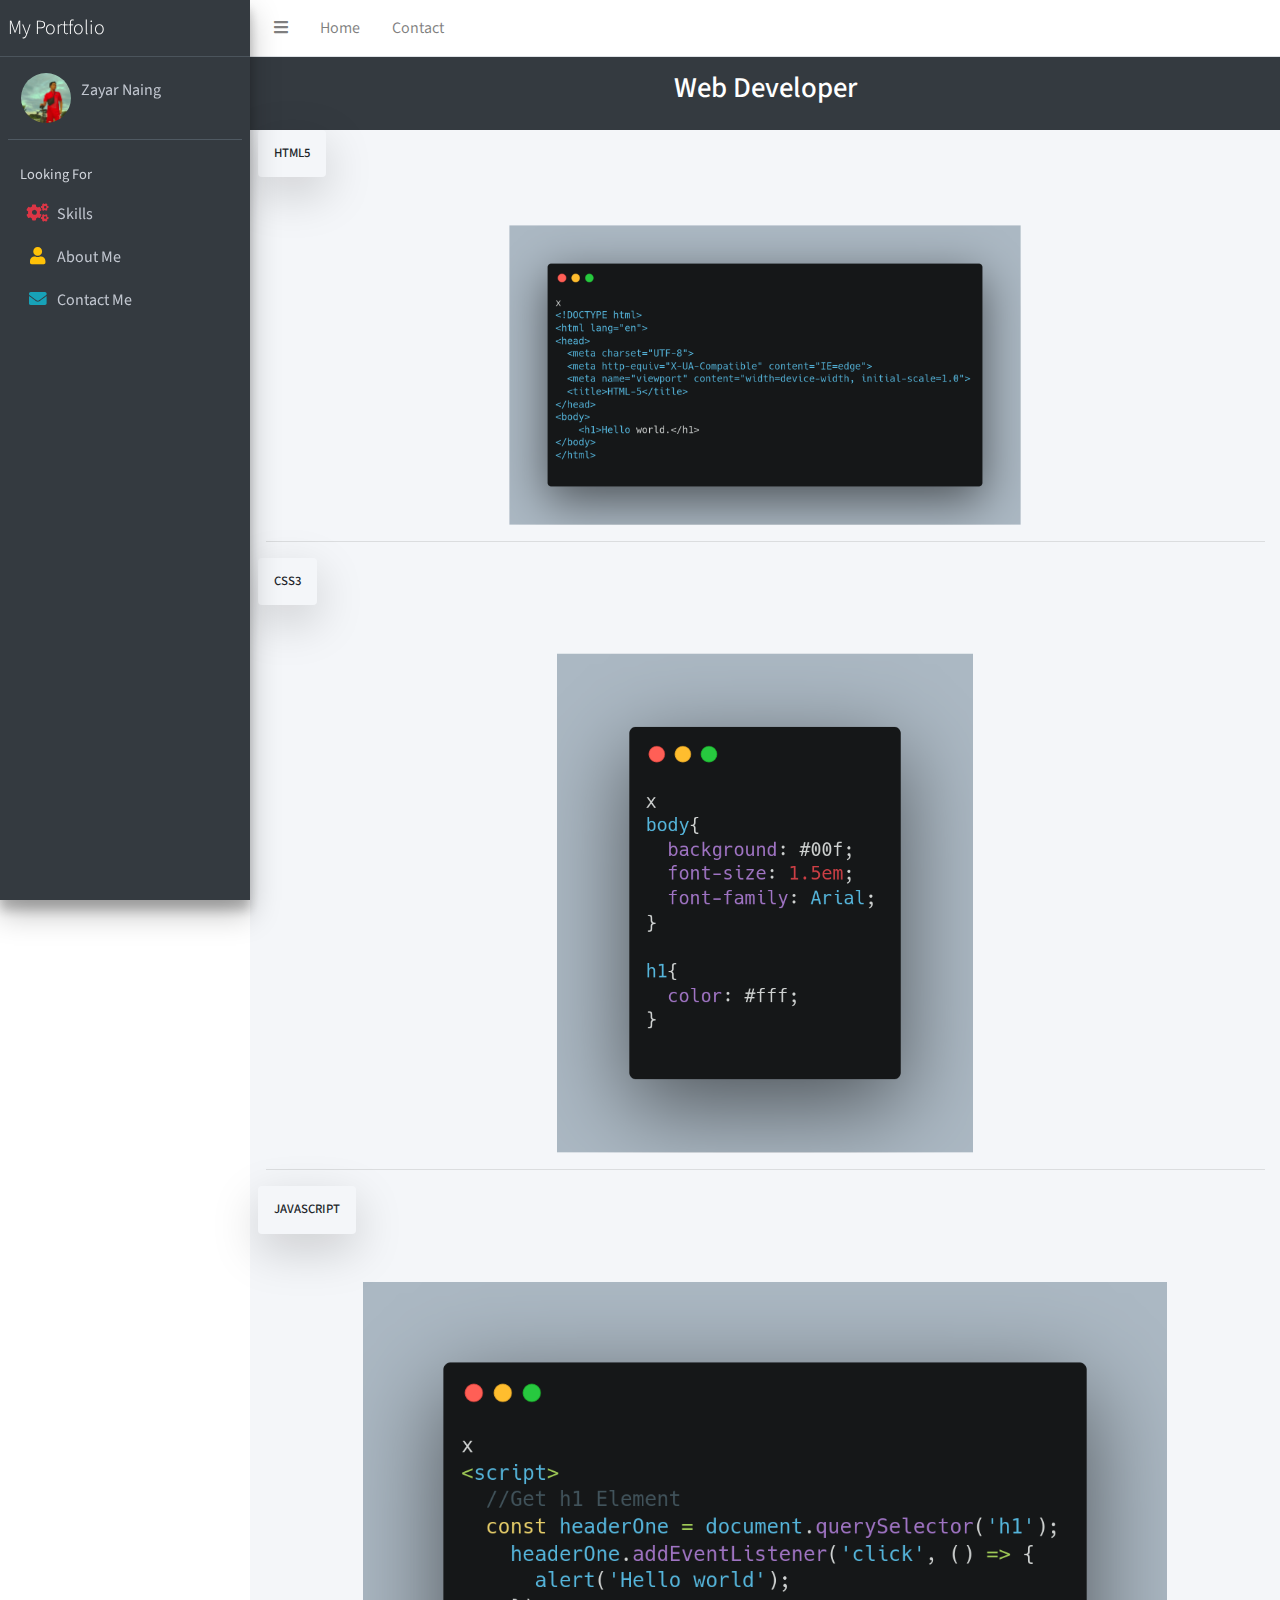
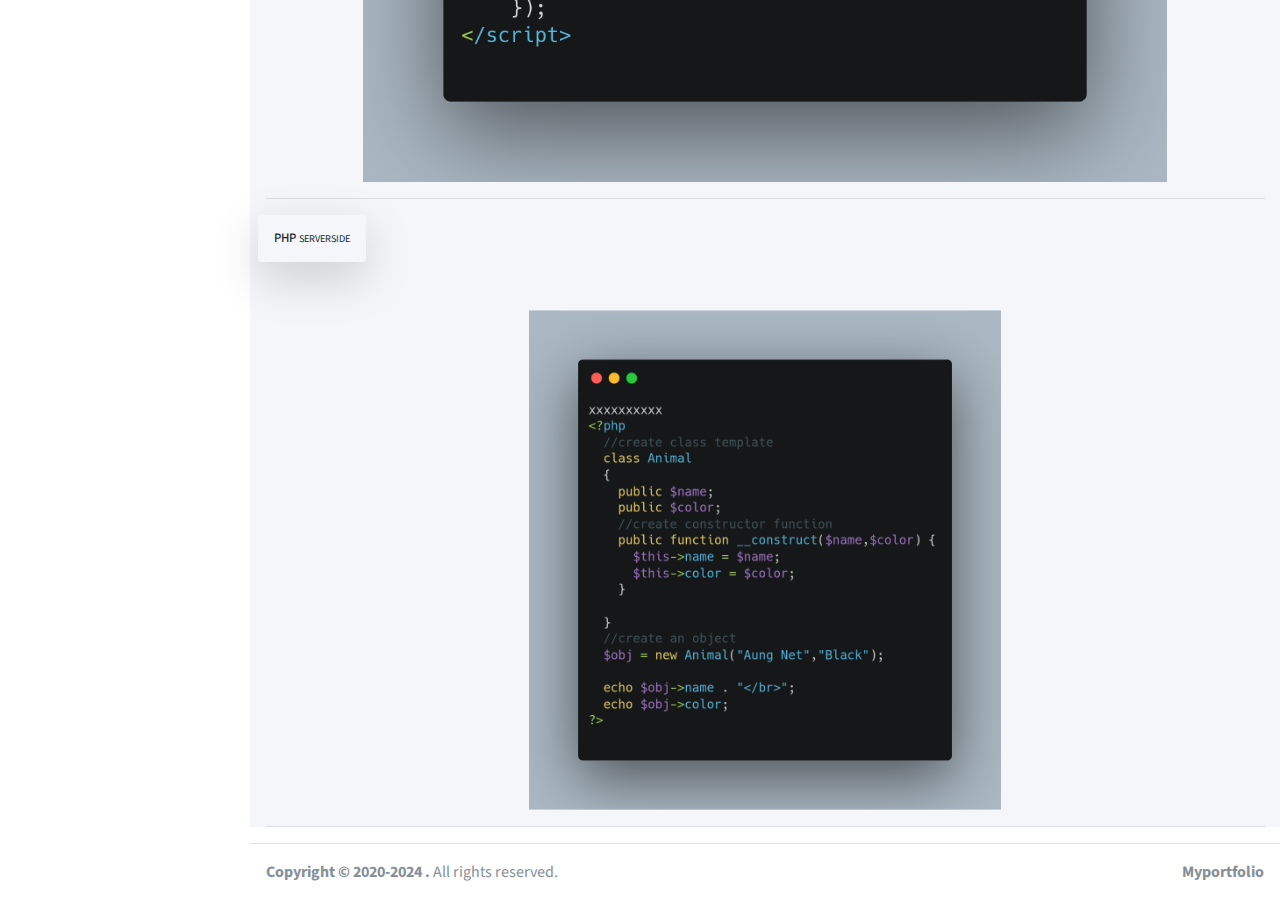
<file: index.html>
<!DOCTYPE html>
<html lang="en">
<head>
  <meta charset="utf-8">
  <meta name="viewport" content="width=device-width, initial-scale=1">
  <title>Portfolio</title>
  <!-- style css -->
  <link rel="stylesheet" href="./style.css">
  <!-- Google Font: Source Sans Pro -->
  <link rel="stylesheet" href="https://fonts.googleapis.com/css?family=Source+Sans+Pro:300,400,400i,700&display=fallback">
  <!-- Font Awesome -->
  <link rel="stylesheet" href="plugins/fontawesome-free/css/all.min.css">
  <!-- Ionicons -->
  <link rel="stylesheet" href="https://code.ionicframework.com/ionicons/2.0.1/css/ionicons.min.css">
  <!-- Tempusdominus Bootstrap 4 -->
  <link rel="stylesheet" href="plugins/tempusdominus-bootstrap-4/css/tempusdominus-bootstrap-4.min.css">
  <!-- iCheck -->
  <link rel="stylesheet" href="plugins/icheck-bootstrap/icheck-bootstrap.min.css">
  <!-- JQVMap -->
  <link rel="stylesheet" href="plugins/jqvmap/jqvmap.min.css">
  <!-- Theme style -->
  <link rel="stylesheet" href="dist/css/adminlte.min.css">
  <!-- overlayScrollbars -->
  <link rel="stylesheet" href="plugins/overlayScrollbars/css/OverlayScrollbars.min.css">
  <!-- Daterange picker -->
  <link rel="stylesheet" href="plugins/daterangepicker/daterangepicker.css">
  <!-- summernote -->
  <link rel="stylesheet" href="plugins/summernote/summernote-bs4.min.css">
</head>
<body class="hold-transition sidebar-mini layout-fixed">
<div class="wrapper">

  <!-- Preloader -->
  <div class="preloader flex-column justify-content-center align-items-center">
    <img class="animation__shake" src="dist/img/AdminLTELogo.png" alt="AdminLTELogo" height="60" width="60">
  </div>

  <!-- Navbar -->
  <nav class="main-header navbar navbar-expand navbar-white navbar-light">
    <!-- Left navbar links -->
    <ul class="navbar-nav">
      <li class="nav-item">
        <a class="nav-link" data-widget="pushmenu" href="#" role="button"><i class="fas fa-bars"></i></a>
      </li>
      <li class="nav-item d-none d-sm-inline-block">
        <a href="index.html" class="nav-link">Home</a>
      </li>
      <li class="nav-item d-none d-sm-inline-block">
        <a href="contact.html" class="nav-link">Contact</a>
      </li>
    </ul>

    <!-- Right navbar links -->
    <ul class="navbar-nav ml-auto">
      <!-- Navbar Search -->
      <li class="nav-item">
        <div class="navbar-search-block">
          <form class="form-inline">
            <div class="input-group input-group-sm">
              <input class="form-control form-control-navbar" type="search" placeholder="Search" aria-label="Search">
              <div class="input-group-append">
                <button class="btn btn-navbar" type="submit">
                  <i class="fas fa-search"></i>
                </button>
                <button class="btn btn-navbar" type="button" data-widget="navbar-search">
                  <i class="fas fa-times"></i>
                </button>
              </div>
            </div>
          </form>
        </div>
      </li>
  </nav>
  <!-- /.navbar -->

  <!-- Main Sidebar Container -->
  <aside class="main-sidebar sidebar-dark-primary elevation-4">
    <!-- Brand Logo -->
    <a href="aboutme.html" class="brand-link">
      <span class="brand-text font-weight-light">My Portfolio</span>
    </a>

    <!-- Sidebar -->
    <div class="sidebar">
      <!-- Sidebar user panel (optional) -->
      <div class="user-panel mt-3 pb-3 mb-3 d-flex">
        <div class="image">
          <img src="./photo/IMG_20220917_120306.jpg" alt="User Image" style="object-fit: cover; border-radius: 50%; width: 50px; height: 50px;">

        </div>
        <div class="info">
          <a href="index.html" class="d-block">Zayar Naing</a>
        </div>
      </div>

      <!-- Sidebar Menu -->
      <nav class="mt-2">
        <ul class="nav nav-pills nav-sidebar flex-column" data-widget="treeview" role="menu" data-accordion="false">
          <!-- Add icons to the links using the .nav-icon class
               with font-awesome or any other icon font library -->
          <li class="nav-header">Looking For</li>
          <li class="nav-item">
            <a href="skill.html" class="nav-link">
              <i class="nav-icon fa fa-cogs text-danger"></i>
              <p class="text">Skills</p>
            </a>
          </li>
          <li class="nav-item">
            <a href="aboutme.html" class="nav-link">
              <i class="nav-icon fa fa-user text-warning"></i>
              <p>About Me</p>
            </a>
          </li>
          <li class="nav-item">
            <a href="contact.html" class="nav-link">
              <i class="nav-icon fa fa-envelope text-info"></i>
              <p>Contact Me</p>
            </a>
          </li>
        </ul>
      </nav>
      <!-- /.sidebar-menu -->
    </div>
    <!-- /.sidebar -->
  </aside>

  <!-- Content Wrapper. Contains page content -->
  <div class="content-wrapper">
    <!-- Content Header (Page header) -->
    <div class="content-header bg-dark">
      <div class="container-fluid">
        <div class="row mb-2 d-flex justify-content-around">
            <h1 class="m-0">Web Developer</h1>
            <!-- <button class="btn btn-info d-block">Download CV</button> -->
        </div>
      </div>
    </div>
    <!-- /.content-header -->

    <!-- Main content -->
    <section class="content">
      <div class="container-fluid">
        <!-- Small boxes (Stat box) -->
        <div class="row">
          <h1 class="shadow-lg p-3 mb-5 bg-body rounded shadow-sm p-3 mb-5 bg-body rounded html">HTML5</h1>
          <img src="./photo/carbon.png" alt="photo" height="300px" width="100%" style="object-fit: contain;">
        </div><hr>
        <div class="row">
          <h1 class="shadow-lg p-3 mb-5 bg-body rounded shadow-sm p-3 mb-5 bg-body rounded css">CSS3</h1>
          <img src="./photo/carbon (1).png" alt="photo" height="500px" width="100%" style="object-fit: contain;">
        </div><hr>
        <div class="row">
          <h1 class="shadow-lg p-3 mb-5 bg-body rounded shadow-sm p-3 mb-5 bg-body rounded js">JAVASCRIPT</h1>
          <img src="./photo/carbon (2).png" alt="photo" height="500px" width="100%" style="object-fit: contain;">
        </div><hr>
         <div class="row">
          <h1 class="shadow-lg p-3 mb-5 bg-body rounded shadow-sm p-3 mb-5 bg-body rounded php">PHP <small>SERVERSIDE</small></h1>
          <img src="./photo/carbon (3).png" alt="photo" height="500px" width="100%" style="object-fit: contain;">
        </div><hr>
        
        <!-- /.container-fluid -->
    </section>
    <!-- /.content -->
  </div>
  <!-- /.content-wrapper -->
  <footer class="main-footer">
    <strong>Copyright &copy; 2020-2024 <a href="https://adminlte.io"></a>.</strong>
    All rights reserved.
    <div class="float-right d-none d-sm-inline-block">
      <b class="font-3">Myportfolio</b> 
    </div>
  </footer>

  <!-- Control Sidebar -->
  <aside class="control-sidebar control-sidebar-dark">
    <!-- Control sidebar content goes here -->
  </aside>
  <!-- /.control-sidebar -->
</div>
<!-- ./wrapper -->

<!-- jQuery -->
<script src="plugins/jquery/jquery.min.js"></script>
<!-- jQuery UI 1.11.4 -->
<script src="plugins/jquery-ui/jquery-ui.min.js"></script>
<!-- Resolve conflict in jQuery UI tooltip with Bootstrap tooltip -->
<script>
  $.widget.bridge('uibutton', $.ui.button)
</script>
<!-- Bootstrap 4 -->
<script src="plugins/bootstrap/js/bootstrap.bundle.min.js"></script>
<!-- Tempusdominus Bootstrap 4 -->
<script src="plugins/tempusdominus-bootstrap-4/js/tempusdominus-bootstrap-4.min.js"></script>
<!-- Summernote -->
<!-- overlayScrollbars -->
<script src="plugins/overlayScrollbars/js/jquery.overlayScrollbars.min.js"></script>
<!-- AdminLTE App -->
<script src="dist/js/adminlte.js"></script>
<!-- AdminLTE dashboard demo (This is only for demo purposes) -->
<script src="dist/js/pages/dashboard.js"></script>
</body>
</html>
</file>
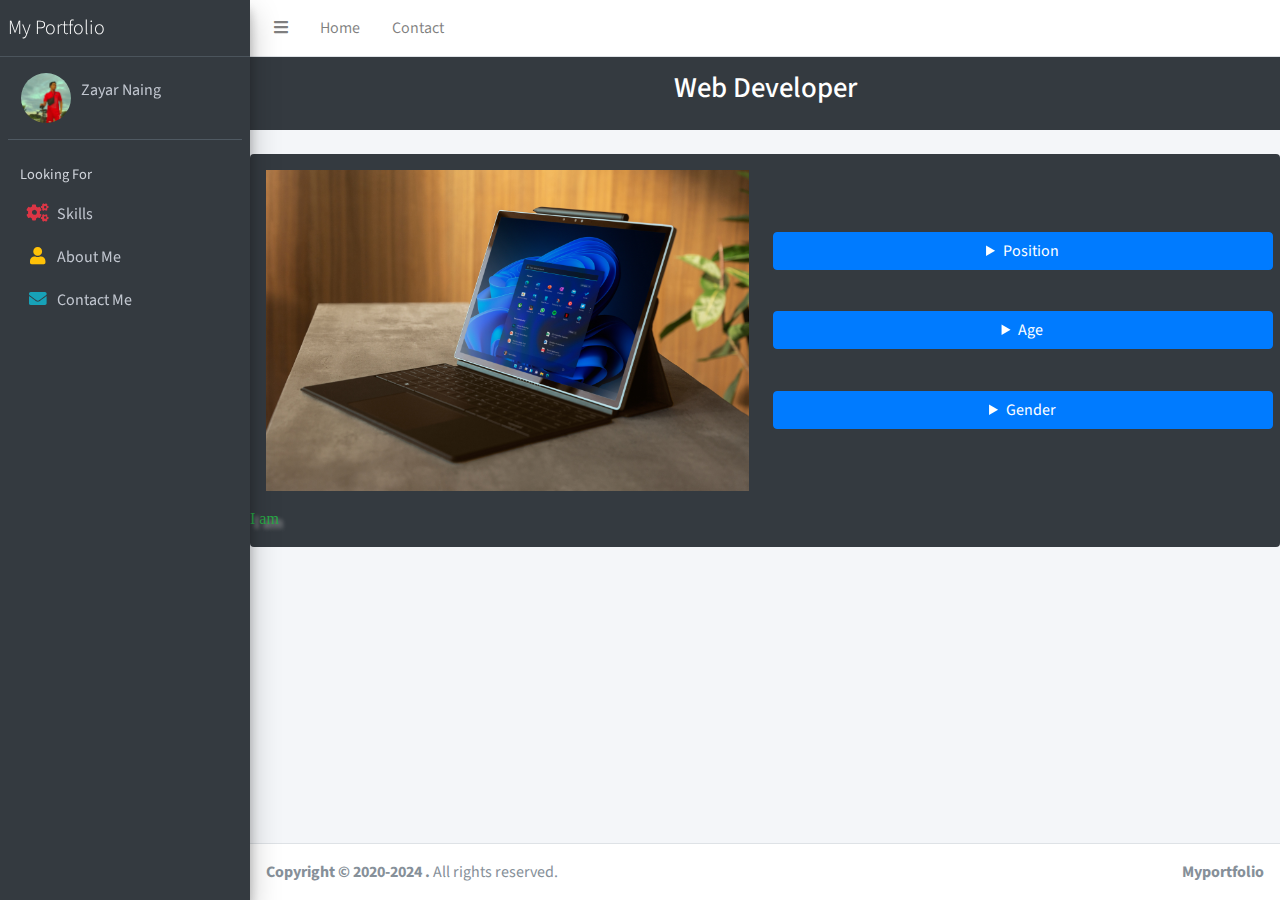
<file: aboutme.html>
<!DOCTYPE html>
<html lang="en">
<head>
  <meta charset="utf-8">
  <meta name="viewport" content="width=device-width, initial-scale=1">
  <title>Portfolio</title>

  <!-- Google Font: Source Sans Pro -->
  <link rel="stylesheet" href="https://fonts.googleapis.com/css?family=Source+Sans+Pro:300,400,400i,700&display=fallback">
  <!-- Font Awesome -->
  <link rel="stylesheet" href="plugins/fontawesome-free/css/all.min.css">
  <!-- Ionicons -->
  <link rel="stylesheet" href="https://code.ionicframework.com/ionicons/2.0.1/css/ionicons.min.css">
  <!-- Tempusdominus Bootstrap 4 -->
  <link rel="stylesheet" href="plugins/tempusdominus-bootstrap-4/css/tempusdominus-bootstrap-4.min.css">
  <!-- iCheck -->
  <link rel="stylesheet" href="plugins/icheck-bootstrap/icheck-bootstrap.min.css">
  <!-- JQVMap -->
  <link rel="stylesheet" href="plugins/jqvmap/jqvmap.min.css">
  <!-- Theme style -->
  <link rel="stylesheet" href="dist/css/adminlte.min.css">
  <!-- overlayScrollbars -->
  <link rel="stylesheet" href="plugins/overlayScrollbars/css/OverlayScrollbars.min.css">
  <!-- Daterange picker -->
  <link rel="stylesheet" href="plugins/daterangepicker/daterangepicker.css">
  <!-- summernote -->
  <link rel="stylesheet" href="plugins/summernote/summernote-bs4.min.css">
</head>
<style>
  *,body,.container-fluid{
    margin: 0;
    padding: 0;
  }
  .content{
    text-align: justify;
  text-justify: inter-word;
  }
</style>
<body class="hold-transition sidebar-mini layout-fixed">
<div class="wrapper">

  <!-- Preloader -->
  <div class="preloader flex-column justify-content-center align-items-center">
    <img class="animation__shake" src="dist/img/AdminLTELogo.png" alt="AdminLTELogo" height="60" width="60">
  </div>

  <!-- Navbar -->
  <nav class="main-header navbar navbar-expand navbar-white navbar-light">
    <!-- Left navbar links -->
    <ul class="navbar-nav">
      <li class="nav-item">
        <a class="nav-link" data-widget="pushmenu" href="#" role="button"><i class="fas fa-bars"></i></a>
      </li>
      <li class="nav-item d-none d-sm-inline-block">
        <a href="index.html" class="nav-link">Home</a>
      </li>
      <li class="nav-item d-none d-sm-inline-block">
        <a href="contact.html" class="nav-link">Contact</a>
      </li>
    </ul>

    <!-- Right navbar links -->
    <ul class="navbar-nav ml-auto">
      <!-- Navbar Search -->
      <li class="nav-item">
        <div class="navbar-search-block">
          <form class="form-inline">
            <div class="input-group input-group-sm">
              <input class="form-control form-control-navbar" type="search" placeholder="Search" aria-label="Search">
              <div class="input-group-append">
                <button class="btn btn-navbar" type="submit">
                  <i class="fas fa-search"></i>
                </button>
                <button class="btn btn-navbar" type="button" data-widget="navbar-search">
                  <i class="fas fa-times"></i>
                </button>
              </div>
            </div>
          </form>
        </div>
      </li>
  </nav>
  <!-- /.navbar -->

  <!-- Main Sidebar Container -->
  <aside class="main-sidebar sidebar-dark-primary elevation-4">
    <!-- Brand Logo -->
    <a href="aboutme.html" class="brand-link">
      <span class="brand-text font-weight-light">My Portfolio</span>
    </a>

    <!-- Sidebar -->
    <div class="sidebar">
      <!-- Sidebar user panel (optional) -->
      <div class="user-panel mt-3 pb-3 mb-3 d-flex">
        <div class="image">
          <img src="./photo/IMG_20220917_120306.jpg" alt="User Image" style="object-fit: cover; border-radius: 50%; width: 50px; height: 50px;">
        </div>
        <div class="info">
          <a href="index.html" class="d-block">Zayar Naing</a>
        </div>
      </div>

      <!-- Sidebar Menu -->
      <nav class="mt-2">
        <ul class="nav nav-pills nav-sidebar flex-column" data-widget="treeview" role="menu" data-accordion="false">
          <!-- Add icons to the links using the .nav-icon class
               with font-awesome or any other icon font library -->
          <li class="nav-header">Looking For</li>
          <li class="nav-item">
            <a href="skill.html" class="nav-link">
              <i class="nav-icon fa fa-cogs text-danger"></i>
              <p class="text">Skills</p>
            </a>
          </li>
          <li class="nav-item">
            <a href="aboutme.html" class="nav-link">
              <i class="nav-icon fa fa-user text-warning"></i>
              <p>About Me</p>
            </a>
          </li>
          <li class="nav-item">
            <a href="contact.html" class="nav-link">
              <i class="nav-icon fa fa-envelope text-info"></i>
              <p>Contact Me</p>
            </a>
          </li>
        </ul>
      </nav>
      <!-- /.sidebar-menu -->
    </div>
    <!-- /.sidebar -->
  </aside>

  <!-- Content Wrapper. Contains page content -->
  <div class="content-wrapper">
    <!-- Content Header (Page header) -->
    <div class="content-header bg-dark">
      <div class="container-fluid">
        <div class="row mb-2 d-flex justify-content-around">
            <h1 class="m-0">Web Developer</h1>
            <!-- <button class="btn btn-info d-block">Download CV</button> -->
        </div>
      </div>
     </div><br>
    <!-- /.content-header -->

    <!-- Main content -->
      <div class="container bg-dark rounded">
        <div class="row row-cols-1 row-cols-sm-2 row-cols-md-12">
          <div class="col p-3">
            <img src="./photo/dell-7Bmk9mAXP2I-unsplash.jpg" alt="about" width="100%" height="auto">
          </div>
          <div class="col d-flex flex-column justify-content-around">
            <p class="content">
              <div class="btn btn-primary">
                <details>
                  <summary>Position</summary>
                  <p class="text-info"><i class="fa fa-user">-----Web Developing-----</i></p>
                </details>
              </div>
              <div class="btn btn-primary">
                <details>
                  <summary>Age</summary>
                  <p class="text-info"><i class="fa fa-user">-------22-------</i></p>
                </details>
              </div>
              <div class="btn btn-primary">
                <details>
                  <summary>Gender</summary>
                  <p class="text-info"><i class="fa fa-male"> ------Male------</i></p>
                </details>
              </div>
            </p>
          </div>
          <p class="text-success aboutme-text" style="font-family: 'Tangerine', serif; text-shadow: 4px 4px 4px #aaa;">
          </p>
        </div>
  </div>
      </div><!-- /.container-fluid -->
    <!-- /.content -->
  </div>
  <!-- /.content-wrapper -->
  <footer class="main-footer">
    <strong>Copyright &copy; 2020-2024 <a href="https://adminlte.io"></a>.</strong>
    All rights reserved.
    <div class="float-right d-none d-sm-inline-block">
      <b class="font-3">Myportfolio</b> 
    </div>
  </footer>

  <!-- Control Sidebar -->
  <aside class="control-sidebar control-sidebar-dark">
    <!-- Control sidebar content goes here -->
  </aside>
  <!-- /.control-sidebar -->
</div>
<!-- ./wrapper -->

<!-- jQuery -->
<script src="plugins/jquery/jquery.min.js"></script>
<!-- jQuery UI 1.11.4 -->
<script src="plugins/jquery-ui/jquery-ui.min.js"></script>
<!-- Resolve conflict in jQuery UI tooltip with Bootstrap tooltip -->
<script>
  $.widget.bridge('uibutton', $.ui.button)</script>
<!-- Bootstrap 4 -->
<script src="plugins/bootstrap/js/bootstrap.bundle.min.js"></script>
<!-- ChartJS -->
<script src="plugins/chart.js/Chart.min.js"></script>
<!-- Sparkline -->
<script src="plugins/sparklines/sparkline.js"></script>
<!-- JQVMap -->
<script src="plugins/jqvmap/jquery.vmap.min.js"></script>
<script src="plugins/jqvmap/maps/jquery.vmap.usa.js"></script>
<!-- jQuery Knob Chart -->
<script src="plugins/jquery-knob/jquery.knob.min.js"></script>
<!-- daterangepicker -->
<script src="plugins/moment/moment.min.js"></script>
<script src="plugins/daterangepicker/daterangepicker.js"></script>
<!-- Tempusdominus Bootstrap 4 -->
<script src="plugins/tempusdominus-bootstrap-4/js/tempusdominus-bootstrap-4.min.js"></script>
<!-- Summernote -->
<script src="plugins/summernote/summernote-bs4.min.js"></script>
<!-- overlayScrollbars -->
<script src="plugins/overlayScrollbars/js/jquery.overlayScrollbars.min.js"></script>
<!-- AdminLTE App -->
<script src="dist/js/adminlte.js"></script>
<!-- AdminLTE dashboard demo (This is only for demo purposes) -->
<!-- <script src="dist/js/pages/dashboard.js"></script> -->
<script>
  let index =0;
  let speed = 100;
  let write = `
  I am a freelancer. I wrote many site for myself:).I am going to learning many teches concerned with website and webapp developing.
  `;
  const p = document.querySelector('.aboutme-text');
  window.onload = function autoWrite() {
  if (index < write.length) {
    // p.innerHTML = write;
      p.innerHTML += write.charAt(index);
      index++;
      // autoWrite();
      setTimeout(autoWrite,speed);
    }
  }
</script>
</body>
</html>
</file>
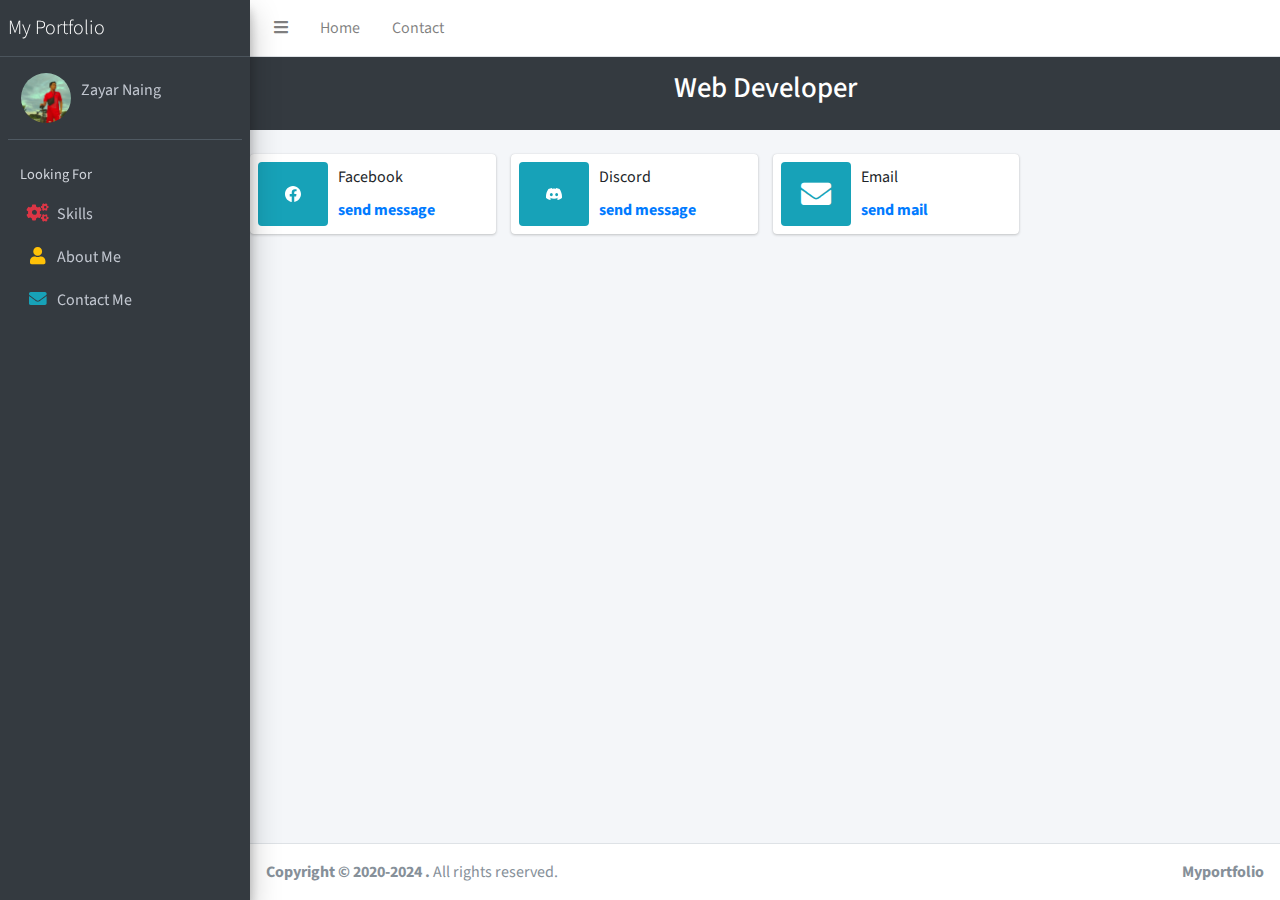
<file: contact.html>
<!DOCTYPE html>
<html lang="en">
<head>
  <meta charset="utf-8">
  <meta name="viewport" content="width=device-width, initial-scale=1">
  <title>Portfolio</title>

  <!-- Google Font: Source Sans Pro -->
  <link rel="stylesheet" href="https://fonts.googleapis.com/css?family=Source+Sans+Pro:300,400,400i,700&display=fallback">
  <!-- Font Awesome -->
  <link rel="stylesheet" href="plugins/fontawesome-free/css/all.min.css">
  <!-- Ionicons -->
  <link rel="stylesheet" href="https://code.ionicframework.com/ionicons/2.0.1/css/ionicons.min.css">
  <!-- Tempusdominus Bootstrap 4 -->
  <link rel="stylesheet" href="plugins/tempusdominus-bootstrap-4/css/tempusdominus-bootstrap-4.min.css">
  <!-- iCheck -->
  <link rel="stylesheet" href="plugins/icheck-bootstrap/icheck-bootstrap.min.css">
  <!-- JQVMap -->
  <!-- <link rel="stylesheet" href="plugins/jqvmap/jqvmap.min.css"> -->
  <!-- Theme style -->
  <link rel="stylesheet" href="dist/css/adminlte.min.css">
  <!-- overlayScrollbars -->
  <!-- <link rel="stylesheet" href="plugins/overlayScrollbars/css/OverlayScrollbars.min.css"> -->
  <!-- Daterange picker -->
  <!-- <link rel="stylesheet" href="plugins/daterangepicker/daterangepicker.css"> -->
  <!-- summernote -->
  <!-- <link rel="stylesheet" href="plugins/summernote/summernote-bs4.min.css"> -->
</head>
<body class="hold-transition sidebar-mini layout-fixed">
<div class="wrapper">

  <!-- Preloader -->
  <div class="preloader flex-column justify-content-center align-items-center">
    <img class="animation__shake" src="dist/img/AdminLTELogo.png" alt="AdminLTELogo" height="60" width="60">
  </div>

  <!-- Navbar -->
  <nav class="main-header navbar navbar-expand navbar-white navbar-light">
    <!-- Left navbar links -->
    <ul class="navbar-nav">
      <li class="nav-item">
        <a class="nav-link" data-widget="pushmenu" href="#" role="button"><i class="fas fa-bars"></i></a>
      </li>
      <li class="nav-item d-none d-sm-inline-block">
        <a href="index.html" class="nav-link">Home</a>
      </li>
      <li class="nav-item d-none d-sm-inline-block">
        <a href="contact.html" class="nav-link">Contact</a>
      </li>
    </ul>

    <!-- Right navbar links -->
    <ul class="navbar-nav ml-auto">
      <!-- Navbar Search -->
      <li class="nav-item">
        <div class="navbar-search-block">
          <form class="form-inline">
            <div class="input-group input-group-sm">
              <input class="form-control form-control-navbar" type="search" placeholder="Search" aria-label="Search">
              <div class="input-group-append">
                <button class="btn btn-navbar" type="submit">
                  <i class="fas fa-search"></i>
                </button>
                <button class="btn btn-navbar" type="button" data-widget="navbar-search">
                  <i class="fas fa-times"></i>
                </button>
              </div>
            </div>
          </form>
        </div>
      </li>
  </nav>
  <!-- /.navbar -->

  <!-- Main Sidebar Container -->
  <aside class="main-sidebar sidebar-dark-primary elevation-4">
    <!-- Brand Logo -->
    <a href="index.html" class="brand-link">
      <span class="brand-text font-weight-light">My Portfolio</span>
    </a>

    <!-- Sidebar -->
    <div class="sidebar">
      <!-- Sidebar user panel (optional) -->
      <div class="user-panel mt-3 pb-3 mb-3 d-flex">
        <div class="image">
          <img src="./photo/IMG_20220917_120306.jpg" alt="User Image" style="object-fit: cover; border-radius: 50%; width: 50px; height: 50px;">

        </div>
        <div class="info">
          <a href="index.html" class="d-block">Zayar Naing</a>
        </div>
      </div>

      <!-- Sidebar Menu -->
      <nav class="mt-2">
        <ul class="nav nav-pills nav-sidebar flex-column" data-widget="treeview" role="menu" data-accordion="false">
          <!-- Add icons to the links using the .nav-icon class
               with font-awesome or any other icon font library -->
          <li class="nav-header">Looking For</li>
          <li class="nav-item">
            <a href="skill.html" class="nav-link">
              <i class="nav-icon fa fa-cogs text-danger"></i>
              <p class="text">Skills</p>
            </a>
          </li>
          <li class="nav-item">
            <a href="aboutme.html" class="nav-link">
              <i class="nav-icon fa fa-user text-warning"></i>
              <p>About Me</p>
            </a>
          </li>
          <li class="nav-item">
            <a href="contact.html" class="nav-link">
              <i class="nav-icon fa fa-envelope text-info"></i>
              <p>Contact Me</p>
            </a>
          </li>
        </ul>
      </nav>
      <!-- /.sidebar-menu -->
    </div>
    <!-- /.sidebar -->
  </aside>

  <!-- Content Wrapper. Contains page content -->
  <div class="content-wrapper">
    <!-- Content Header (Page header) -->
    <div class="content-header bg-dark">
      <div class="container-fluid">
        <div class="row mb-2 d-flex justify-content-around">
            <h1 class="m-0">Web Developer</h1>
            <!-- <button class="btn btn-info d-block">Download CV</button> -->
        </div>
      </div>
    </div><br>
    <!-- /.content-header -->

    <!-- Main content -->
                <!-- <div class="container-fluid">
                <div class="row">
                
                <div class="col-md-12">
                
                <div class="card card-primary">
                <div class="card-header">
                 <h3 class="card-title">Contact Me</h3>
                </div>
                
                
                <form id="quickForm" onsubmit="return myFunction()">
                <div class="card-body">
                <div class="form-group">
                <label for="exampleInputEmail1">Email address</label>
                <input type="text" name="email" class="form-control" id="exampleInputEmail1" placeholder="Enter email">
                </div>
                <div class="form-group">
                <label for="exampleInputPassword1">Name</label>
                <input type="text" name="name" class="form-control text" id="exampleInputPassword1" placeholder="Name">
                </div>
                <div class="form-group mb-0">
                <div class="custom-control custom-checkbox">
                <input type="checkbox" name="terms" class="custom-control-input checkbox" id="exampleCheck1">
                <label class="custom-control-label" for="exampleCheck1">I agree to the <a href="#">terms of service</a>.</label>
                </div>
                </div>
                </div>
                
                <div class="card-footer">
                <button type="submit" id="btn" class="btn btn-primary">Submit</button>
                </div>
                </form>
                </div>
                
                </div>
                
                
                <div class="col-md-6">
          </div>
        </div> -->
        <!-- facebook send  -->
        <div class="row">
          <div class="col-md-3 col-sm-6 col-12">
            <div class="info-box">
              <span class="info-box-icon bg-info">
                <svg xmlns="http://www.w3.org/2000/svg" width="16" height="16" fill="currentColor" class="bi bi-facebook" viewBox="0 0 16 16"> <path d="M16 8.049c0-4.446-3.582-8.05-8-8.05C3.58 0-.002 3.603-.002 8.05c0 4.017 2.926 7.347 6.75 7.951v-5.625h-2.03V8.05H6.75V6.275c0-2.017 1.195-3.131 3.022-3.131.876 0 1.791.157 1.791.157v1.98h-1.009c-.993 0-1.303.621-1.303 1.258v1.51h2.218l-.354 2.326H9.25V16c3.824-.604 6.75-3.934 6.75-7.951z"/> </svg>
              </span>
              <div class="info-box-content">
                <span class="info-box-text">Facebook</span>
                <a href="https://www.facebook.com/profile.php?id=100004091300028" class="info-box-number">send message</a>
              </div>
            </div>
          </div>
          <!-- discord send -->
          <div class="col-md-3 col-sm-6 col-12">
            <div class="info-box">
              <span class="info-box-icon bg-info">
                <svg style="color: white" xmlns="http://www.w3.org/2000/svg" width="16" height="16" fill="currentColor" class="bi bi-discord" viewBox="0 0 16 16"> <path d="M13.545 2.907a13.227 13.227 0 0 0-3.257-1.011.05.05 0 0 0-.052.025c-.141.25-.297.577-.406.833a12.19 12.19 0 0 0-3.658 0 8.258 8.258 0 0 0-.412-.833.051.051 0 0 0-.052-.025c-1.125.194-2.22.534-3.257 1.011a.041.041 0 0 0-.021.018C.356 6.024-.213 9.047.066 12.032c.001.014.01.028.021.037a13.276 13.276 0 0 0 3.995 2.02.05.05 0 0 0 .056-.019c.308-.42.582-.863.818-1.329a.05.05 0 0 0-.01-.059.051.051 0 0 0-.018-.011 8.875 8.875 0 0 1-1.248-.595.05.05 0 0 1-.02-.066.051.051 0 0 1 .015-.019c.084-.063.168-.129.248-.195a.05.05 0 0 1 .051-.007c2.619 1.196 5.454 1.196 8.041 0a.052.052 0 0 1 .053.007c.08.066.164.132.248.195a.051.051 0 0 1-.004.085 8.254 8.254 0 0 1-1.249.594.05.05 0 0 0-.03.03.052.052 0 0 0 .003.041c.24.465.515.909.817 1.329a.05.05 0 0 0 .056.019 13.235 13.235 0 0 0 4.001-2.02.049.049 0 0 0 .021-.037c.334-3.451-.559-6.449-2.366-9.106a.034.034 0 0 0-.02-.019Zm-8.198 7.307c-.789 0-1.438-.724-1.438-1.612 0-.889.637-1.613 1.438-1.613.807 0 1.45.73 1.438 1.613 0 .888-.637 1.612-1.438 1.612Zm5.316 0c-.788 0-1.438-.724-1.438-1.612 0-.889.637-1.613 1.438-1.613.807 0 1.451.73 1.438 1.613 0 .888-.631 1.612-1.438 1.612Z" fill="white"></path> </svg>
              </span>
              <div class="info-box-content">
                <span class="info-box-text">Discord</span>
                <a href="https://discord.gg/VUKg6ewJ" class="info-box-number">send message</a>
              </div>
            </div>
          </div>
          <!-- mail send -->
          <div class="col-md-3 col-sm-6 col-12">
            <div class="info-box">
              <span class="info-box-icon bg-info">
                <i class="fa fa-envelope"></i>
              </span>
              <div class="info-box-content">
                <span class="info-box-text">Email</span>
                <a href="mailto:zayarnaing2010@gmail.com?subject=The%20subject%20of%20the%20mail" class="info-box-number">send mail</a>
              </div>
            </div>
          </div>
        </div>
      </div>
      <!-- /.container-fluid -->
    <!-- /.content -->
  </div>
  <!-- /.content-wrapper -->
  <footer class="main-footer">
    <strong>Copyright &copy; 2020-2024 <a href="https://adminlte.io"></a>.</strong>
    All rights reserved.
    <div class="float-right d-none d-sm-inline-block">
      <b class="font-3">Myportfolio</b> 
    </div>
  </footer>

  <!-- Control Sidebar -->
  <aside class="control-sidebar control-sidebar-dark">
    <!-- Control sidebar content goes here -->
  </aside>
  <!-- /.control-sidebar -->
</div>
<!-- ./wrapper -->

<!-- jQuery -->
<script src="./script.js"></script>
<script src="plugins/jquery/jquery.min.js"></script>
<!-- jQuery UI 1.11.4 -->
<script src="plugins/jquery-ui/jquery-ui.min.js"></script>
<!-- Resolve conflict in jQuery UI tooltip with Bootstrap tooltip -->
<script>
  // $.widget.bridge('uibutton', $.ui.button)</script>
<!-- Bootstrap 4 -->
<script src="plugins/bootstrap/js/bootstrap.bundle.min.js"></script>
<script src="dist/js/adminlte.js"></script>
</body>
</html>
</file>
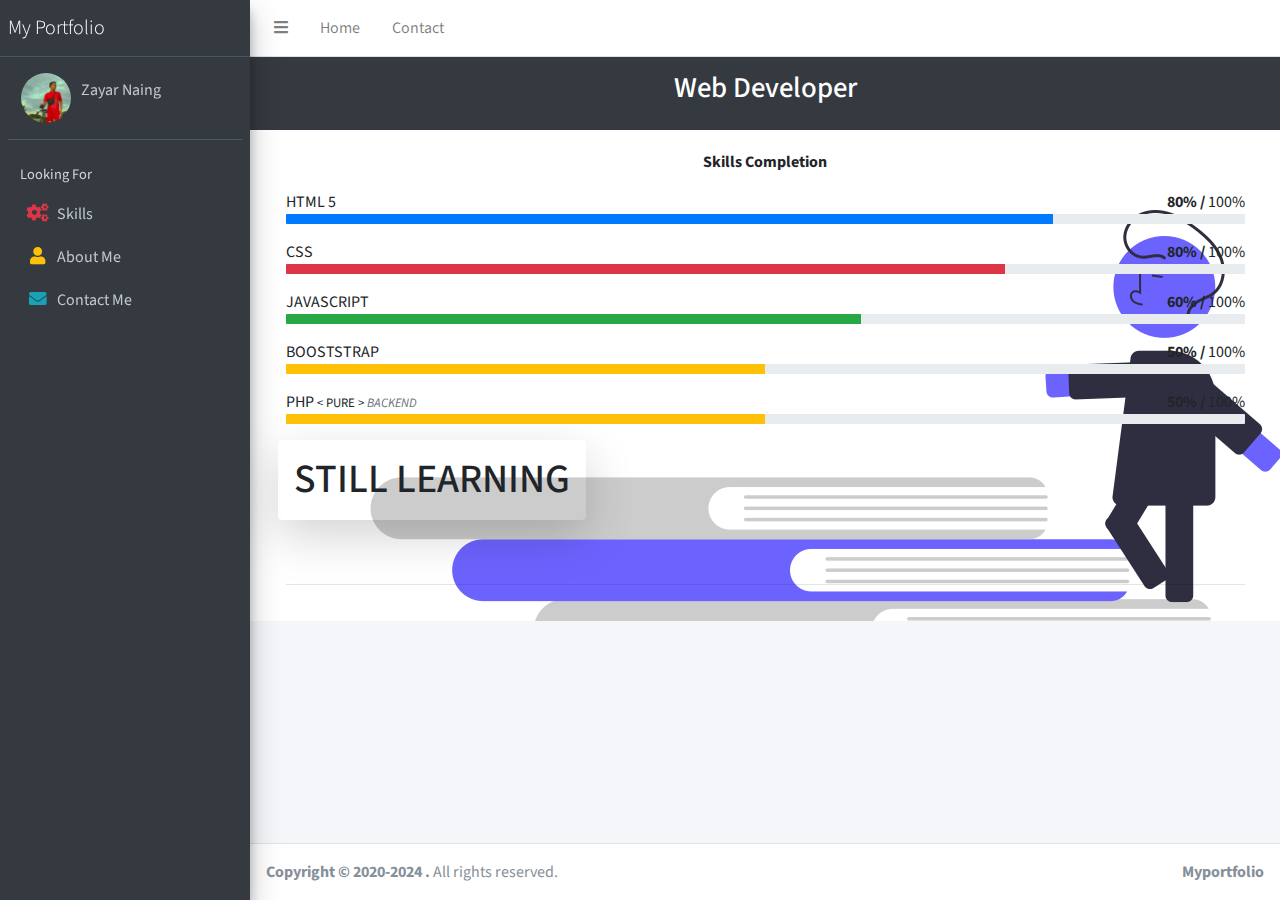
<file: skill.html>
<!DOCTYPE html>
<html lang="en">
<head>
  <meta charset="utf-8">
  <meta name="viewport" content="width=device-width, initial-scale=1">
  <title>Portfolio</title>

  <!-- Google Font: Source Sans Pro -->
  <link rel="stylesheet" href="https://fonts.googleapis.com/css?family=Source+Sans+Pro:300,400,400i,700&display=fallback">
  <!-- Font Awesome -->
  <link rel="stylesheet" href="plugins/fontawesome-free/css/all.min.css">
  <!-- Ionicons -->
  <link rel="stylesheet" href="https://code.ionicframework.com/ionicons/2.0.1/css/ionicons.min.css">
  <!-- Tempusdominus Bootstrap 4 -->
  <link rel="stylesheet" href="plugins/tempusdominus-bootstrap-4/css/tempusdominus-bootstrap-4.min.css">
  <!-- iCheck -->
  <link rel="stylesheet" href="plugins/icheck-bootstrap/icheck-bootstrap.min.css">
  <!-- JQVMap -->
  <link rel="stylesheet" href="plugins/jqvmap/jqvmap.min.css">
  <!-- Theme style -->
  <link rel="stylesheet" href="dist/css/adminlte.min.css">
  <!-- overlayScrollbars -->
  <link rel="stylesheet" href="plugins/overlayScrollbars/css/OverlayScrollbars.min.css">
  <!-- Daterange picker -->
  <link rel="stylesheet" href="plugins/daterangepicker/daterangepicker.css">
  <!-- summernote -->
  <link rel="stylesheet" href="plugins/summernote/summernote-bs4.min.css">
</head>
<style>
  section{
    background-image: url(./photo/undraw_road_to_knowledge_m8s0.png);
    object-fit: contain;
  }
</style>
<body class="hold-transition sidebar-mini layout-fixed">
<div class="wrapper">

  <!-- Preloader -->
  <div class="preloader flex-column justify-content-center align-items-center">
    <img class="animation__shake" src="dist/img/AdminLTELogo.png" alt="AdminLTELogo" height="60" width="60">
  </div>

  <!-- Navbar -->
  <nav class="main-header navbar navbar-expand navbar-white navbar-light">
    <!-- Left navbar links -->
    <ul class="navbar-nav">
      <li class="nav-item">
        <a class="nav-link" data-widget="pushmenu" href="#" role="button"><i class="fas fa-bars"></i></a>
      </li>
      <li class="nav-item d-none d-sm-inline-block">
        <a href="index.html" class="nav-link">Home</a>
      </li>
      <li class="nav-item d-none d-sm-inline-block">
        <a href="contact.html" class="nav-link">Contact</a>
      </li>
    </ul>

    <!-- Right navbar links -->
    <ul class="navbar-nav ml-auto">
      <!-- Navbar Search -->
      <li class="nav-item">
        <div class="navbar-search-block">
          <form class="form-inline">
            <div class="input-group input-group-sm">
              <input class="form-control form-control-navbar" type="search" placeholder="Search" aria-label="Search">
              <div class="input-group-append">
                <button class="btn btn-navbar" type="submit">
                  <i class="fas fa-search"></i>
                </button>
                <button class="btn btn-navbar" type="button" data-widget="navbar-search">
                  <i class="fas fa-times"></i>
                </button>
              </div>
            </div>
          </form>
        </div>
      </li>
  </nav>
  <!-- /.navbar -->

  <!-- Main Sidebar Container -->
  <aside class="main-sidebar sidebar-dark-primary elevation-4">
    <!-- Brand Logo -->
    <a href="index3.html" class="brand-link">
      <span class="brand-text font-weight-light">My Portfolio</span>
    </a>

    <!-- Sidebar -->
    <div class="sidebar">
      <!-- Sidebar user panel (optional) -->
      <div class="user-panel mt-3 pb-3 mb-3 d-flex">
        <div class="image">
          <img src="./photo/IMG_20220917_120306.jpg" alt="User Image" style="object-fit: cover; border-radius: 50%; width: 50px; height: 50px;">
        </div>
        <div class="info">
          <a href="index.html" class="d-block">Zayar Naing</a>
        </div>
      </div>

      <!-- Sidebar Menu -->
      <nav class="mt-2">
        <ul class="nav nav-pills nav-sidebar flex-column" data-widget="treeview" role="menu" data-accordion="false">
          <!-- Add icons to the links using the .nav-icon class
               with font-awesome or any other icon font library -->
          <li class="nav-header">Looking For</li>
          <li class="nav-item">
            <a href="skill.html" class="nav-link">
              <i class="nav-icon fa fa-cogs text-danger"></i>
              <p class="text">Skills</p>
            </a>
          </li>
          <li class="nav-item">
            <a href="aboutme.html" class="nav-link">
              <i class="nav-icon fa fa-user text-warning"></i>
              <p>About Me</p>
            </a>
          </li>
          <li class="nav-item">
            <a href="contact.html" class="nav-link">
              <i class="nav-icon fa fa-envelope text-info"></i>
              <p>Contact Me</p>
            </a>
          </li>
        </ul>
      </nav>
      <!-- /.sidebar-menu -->
    </div>
    <!-- /.sidebar -->
  </aside>

  <!-- Content Wrapper. Contains page content -->
  <div class="content-wrapper">
    <!-- Content Header (Page header) -->
    <div class="content-header bg-dark">
      <div class="container-fluid">
        <div class="row mb-2 d-flex justify-content-around">
            <h1 class="m-0">Web Developer</h1>
            <!-- <button class="btn btn-info d-block">Download CV</button> -->
        </div>
      </div>
    </div>
    <!-- /.content-header -->

    <!-- Main content -->
    <section class="content">
      <div class="container-fluid">
       <div class="card-body">
  <div class="row">
  <div class="col-md-12">
  <p class="text-center">
  <strong>Skills Completion</strong>
  </p>
  <div class="progress-group mb-3">
  HTML 5
  <span class="float-right"><b>80% / </b>100%</span>
  <div class="progress progress-sm">
  <div class="progress-bar bg-primary" style="width: 80%"></div>
  </div>
  </div>
  
  <div class="progress-group mb-3">
  CSS
  <span class="float-right"><b>80% / </b>100%</span>
  <div class="progress progress-sm">
  <div class="progress-bar bg-danger" style="width: 75%"></div>
  </div>
  </div>
  
  <div class="progress-group mb-3">
  <span class="progress-text">JAVASCRIPT  </span>
  <span class="float-right"><b>60% / </b>100%</span>
  <div class="progress progress-sm">
  <div class="progress-bar bg-success" style="width: 60%"></div>
  </div>
  </div>
  
  <div class="progress-group mb-3">
  BOOSTSTRAP
  <span class="float-right"><b>50% / </b>100%</span>
  <div class="progress progress-sm">
  <div class="progress-bar bg-warning" style="width: 50%"></div>
  </div>
  </div>

  <div class="progress-group mb-3">
    PHP<small> &lt; PURE &gt; <i class="text-muted">BACKEND</i></small>
    <span class="float-right"><b>50% / </b>100%</span>
    <div class="progress progress-sm">
    <div class="progress-bar bg-warning" style="width: 50%"></div>
    </div>
    </div>
  </div>
  
  </div>
  <div class="row">
    <h1 class="shadow-lg p-3 mb-5 bg-body rounded shadow-sm p-3 mb-5 bg-body rounded html">STILL LEARNING</h1>
  </div><hr>
  </div>
      </div><!-- /.container-fluid -->
    </section>
    <!-- /.content -->
  </div>
  <!-- /.content-wrapper -->
  <footer class="main-footer">
    <strong>Copyright &copy; 2020-2024 <a href="https://adminlte.io"></a>.</strong>
    All rights reserved.
    <div class="float-right d-none d-sm-inline-block">
      <b class="font-3">Myportfolio</b> 
    </div>
  </footer>

  <!-- Control Sidebar -->
  <aside class="control-sidebar control-sidebar-dark">
    <!-- Control sidebar content goes here -->
  </aside>
  <!-- /.control-sidebar -->
</div>
<!-- ./wrapper -->

<!-- jQuery -->
<script src="plugins/jquery/jquery.min.js"></script>
<!-- jQuery UI 1.11.4 -->
<script src="plugins/jquery-ui/jquery-ui.min.js"></script>
<!-- Resolve conflict in jQuery UI tooltip with Bootstrap tooltip -->
<script>
  $.widget.bridge('uibutton', $.ui.button)
</script>
<!-- Bootstrap 4 -->
<script src="plugins/bootstrap/js/bootstrap.bundle.min.js"></script>
<!-- ChartJS -->
<script src="plugins/chart.js/Chart.min.js"></script>
<!-- Sparkline -->
<script src="plugins/sparklines/sparkline.js"></script>
<!-- JQVMap -->
<script src="plugins/jqvmap/jquery.vmap.min.js"></script>
<script src="plugins/jqvmap/maps/jquery.vmap.usa.js"></script>
<!-- jQuery Knob Chart -->
<script src="plugins/jquery-knob/jquery.knob.min.js"></script>
<!-- daterangepicker -->
<script src="plugins/moment/moment.min.js"></script>
<script src="plugins/daterangepicker/daterangepicker.js"></script>
<!-- Tempusdominus Bootstrap 4 -->
<script src="plugins/tempusdominus-bootstrap-4/js/tempusdominus-bootstrap-4.min.js"></script>
<!-- Summernote -->
<script src="plugins/summernote/summernote-bs4.min.js"></script>
<!-- overlayScrollbars -->
<script src="plugins/overlayScrollbars/js/jquery.overlayScrollbars.min.js"></script>
<!-- AdminLTE App -->
<script src="dist/js/adminlte.js"></script>

</body>
</html>
</file>
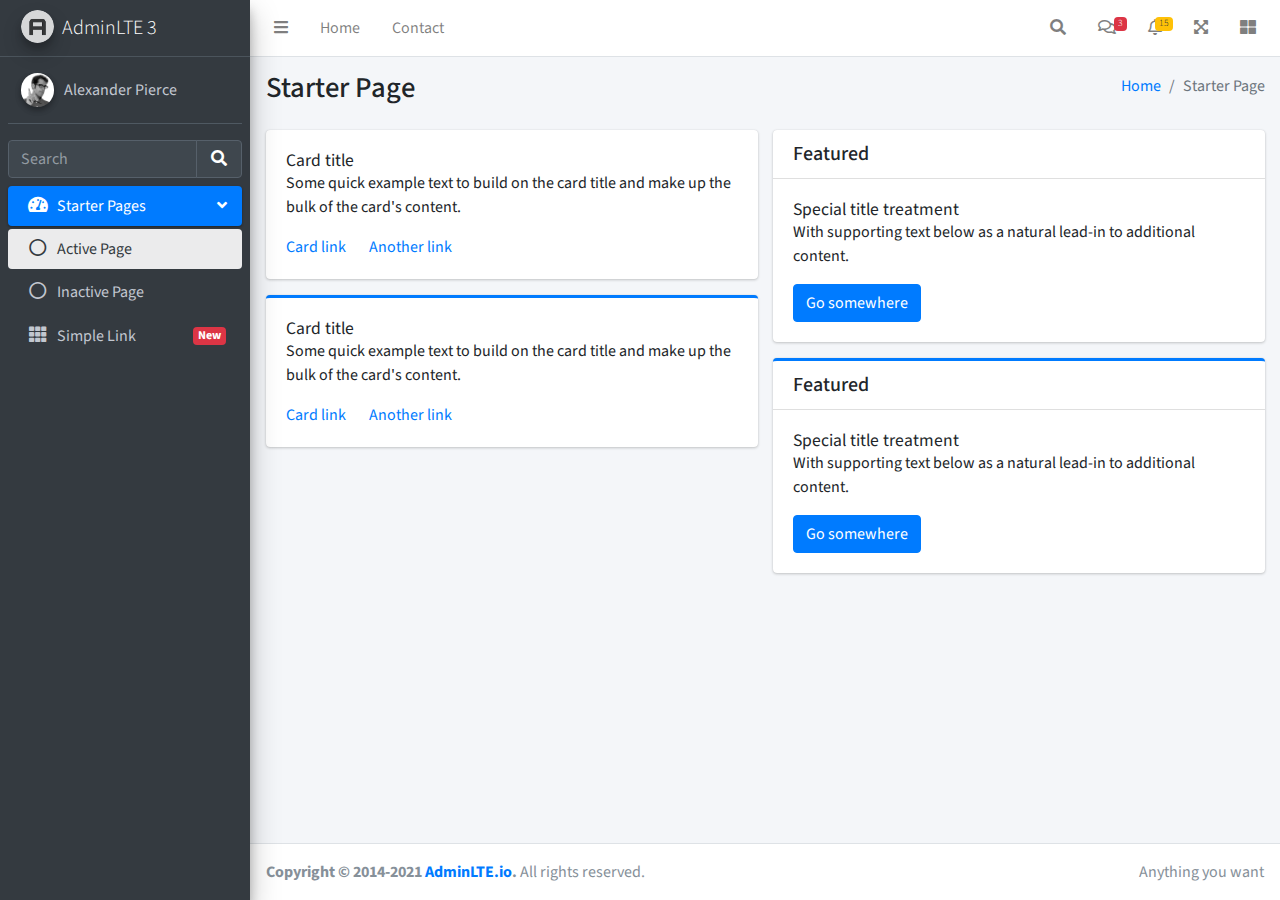
<file: starter.html>
<!DOCTYPE html>
<!--
This is a starter template page. Use this page to start your new project from
scratch. This page gets rid of all links and provides the needed markup only.
-->
<html lang="en">
<head>
  <meta charset="utf-8">
  <meta name="viewport" content="width=device-width, initial-scale=1">
  <title>AdminLTE 3 | Starter</title>

  <!-- Google Font: Source Sans Pro -->
  <link rel="stylesheet" href="https://fonts.googleapis.com/css?family=Source+Sans+Pro:300,400,400i,700&display=fallback">
  <!-- Font Awesome Icons -->
  <link rel="stylesheet" href="plugins/fontawesome-free/css/all.min.css">
  <!-- Theme style -->
  <link rel="stylesheet" href="dist/css/adminlte.min.css">
</head>
<body class="hold-transition sidebar-mini">
<div class="wrapper">

  <!-- Navbar -->
  <nav class="main-header navbar navbar-expand navbar-white navbar-light">
    <!-- Left navbar links -->
    <ul class="navbar-nav">
      <li class="nav-item">
        <a class="nav-link" data-widget="pushmenu" href="#" role="button"><i class="fas fa-bars"></i></a>
      </li>
      <li class="nav-item d-none d-sm-inline-block">
        <a href="index3.html" class="nav-link">Home</a>
      </li>
      <li class="nav-item d-none d-sm-inline-block">
        <a href="#" class="nav-link">Contact</a>
      </li>
    </ul>

    <!-- Right navbar links -->
    <ul class="navbar-nav ml-auto">
      <!-- Navbar Search -->
      <li class="nav-item">
        <a class="nav-link" data-widget="navbar-search" href="#" role="button">
          <i class="fas fa-search"></i>
        </a>
        <div class="navbar-search-block">
          <form class="form-inline">
            <div class="input-group input-group-sm">
              <input class="form-control form-control-navbar" type="search" placeholder="Search" aria-label="Search">
              <div class="input-group-append">
                <button class="btn btn-navbar" type="submit">
                  <i class="fas fa-search"></i>
                </button>
                <button class="btn btn-navbar" type="button" data-widget="navbar-search">
                  <i class="fas fa-times"></i>
                </button>
              </div>
            </div>
          </form>
        </div>
      </li>

      <!-- Messages Dropdown Menu -->
      <li class="nav-item dropdown">
        <a class="nav-link" data-toggle="dropdown" href="#">
          <i class="far fa-comments"></i>
          <span class="badge badge-danger navbar-badge">3</span>
        </a>
        <div class="dropdown-menu dropdown-menu-lg dropdown-menu-right">
          <a href="#" class="dropdown-item">
            <!-- Message Start -->
            <div class="media">
              <img src="dist/img/user1-128x128.jpg" alt="User Avatar" class="img-size-50 mr-3 img-circle">
              <div class="media-body">
                <h3 class="dropdown-item-title">
                  Brad Diesel
                  <span class="float-right text-sm text-danger"><i class="fas fa-star"></i></span>
                </h3>
                <p class="text-sm">Call me whenever you can...</p>
                <p class="text-sm text-muted"><i class="far fa-clock mr-1"></i> 4 Hours Ago</p>
              </div>
            </div>
            <!-- Message End -->
          </a>
          <div class="dropdown-divider"></div>
          <a href="#" class="dropdown-item">
            <!-- Message Start -->
            <div class="media">
              <img src="dist/img/user8-128x128.jpg" alt="User Avatar" class="img-size-50 img-circle mr-3">
              <div class="media-body">
                <h3 class="dropdown-item-title">
                  John Pierce
                  <span class="float-right text-sm text-muted"><i class="fas fa-star"></i></span>
                </h3>
                <p class="text-sm">I got your message bro</p>
                <p class="text-sm text-muted"><i class="far fa-clock mr-1"></i> 4 Hours Ago</p>
              </div>
            </div>
            <!-- Message End -->
          </a>
          <div class="dropdown-divider"></div>
          <a href="#" class="dropdown-item">
            <!-- Message Start -->
            <div class="media">
              <img src="dist/img/user3-128x128.jpg" alt="User Avatar" class="img-size-50 img-circle mr-3">
              <div class="media-body">
                <h3 class="dropdown-item-title">
                  Nora Silvester
                  <span class="float-right text-sm text-warning"><i class="fas fa-star"></i></span>
                </h3>
                <p class="text-sm">The subject goes here</p>
                <p class="text-sm text-muted"><i class="far fa-clock mr-1"></i> 4 Hours Ago</p>
              </div>
            </div>
            <!-- Message End -->
          </a>
          <div class="dropdown-divider"></div>
          <a href="#" class="dropdown-item dropdown-footer">See All Messages</a>
        </div>
      </li>
      <!-- Notifications Dropdown Menu -->
      <li class="nav-item dropdown">
        <a class="nav-link" data-toggle="dropdown" href="#">
          <i class="far fa-bell"></i>
          <span class="badge badge-warning navbar-badge">15</span>
        </a>
        <div class="dropdown-menu dropdown-menu-lg dropdown-menu-right">
          <span class="dropdown-header">15 Notifications</span>
          <div class="dropdown-divider"></div>
          <a href="#" class="dropdown-item">
            <i class="fas fa-envelope mr-2"></i> 4 new messages
            <span class="float-right text-muted text-sm">3 mins</span>
          </a>
          <div class="dropdown-divider"></div>
          <a href="#" class="dropdown-item">
            <i class="fas fa-users mr-2"></i> 8 friend requests
            <span class="float-right text-muted text-sm">12 hours</span>
          </a>
          <div class="dropdown-divider"></div>
          <a href="#" class="dropdown-item">
            <i class="fas fa-file mr-2"></i> 3 new reports
            <span class="float-right text-muted text-sm">2 days</span>
          </a>
          <div class="dropdown-divider"></div>
          <a href="#" class="dropdown-item dropdown-footer">See All Notifications</a>
        </div>
      </li>
      <li class="nav-item">
        <a class="nav-link" data-widget="fullscreen" href="#" role="button">
          <i class="fas fa-expand-arrows-alt"></i>
        </a>
      </li>
      <li class="nav-item">
        <a class="nav-link" data-widget="control-sidebar" data-slide="true" href="#" role="button">
          <i class="fas fa-th-large"></i>
        </a>
      </li>
    </ul>
  </nav>
  <!-- /.navbar -->

  <!-- Main Sidebar Container -->
  <aside class="main-sidebar sidebar-dark-primary elevation-4">
    <!-- Brand Logo -->
    <a href="index3.html" class="brand-link">
      <img src="dist/img/AdminLTELogo.png" alt="AdminLTE Logo" class="brand-image img-circle elevation-3" style="opacity: .8">
      <span class="brand-text font-weight-light">AdminLTE 3</span>
    </a>

    <!-- Sidebar -->
    <div class="sidebar">
      <!-- Sidebar user panel (optional) -->
      <div class="user-panel mt-3 pb-3 mb-3 d-flex">
        <div class="image">
          <img src="dist/img/user2-160x160.jpg" class="img-circle elevation-2" alt="User Image">
        </div>
        <div class="info">
          <a href="#" class="d-block">Alexander Pierce</a>
        </div>
      </div>

      <!-- SidebarSearch Form -->
      <div class="form-inline">
        <div class="input-group" data-widget="sidebar-search">
          <input class="form-control form-control-sidebar" type="search" placeholder="Search" aria-label="Search">
          <div class="input-group-append">
            <button class="btn btn-sidebar">
              <i class="fas fa-search fa-fw"></i>
            </button>
          </div>
        </div>
      </div>

      <!-- Sidebar Menu -->
      <nav class="mt-2">
        <ul class="nav nav-pills nav-sidebar flex-column" data-widget="treeview" role="menu" data-accordion="false">
          <!-- Add icons to the links using the .nav-icon class
               with font-awesome or any other icon font library -->
          <li class="nav-item menu-open">
            <a href="#" class="nav-link active">
              <i class="nav-icon fas fa-tachometer-alt"></i>
              <p>
                Starter Pages
                <i class="right fas fa-angle-left"></i>
              </p>
            </a>
            <ul class="nav nav-treeview">
              <li class="nav-item">
                <a href="#" class="nav-link active">
                  <i class="far fa-circle nav-icon"></i>
                  <p>Active Page</p>
                </a>
              </li>
              <li class="nav-item">
                <a href="#" class="nav-link">
                  <i class="far fa-circle nav-icon"></i>
                  <p>Inactive Page</p>
                </a>
              </li>
            </ul>
          </li>
          <li class="nav-item">
            <a href="#" class="nav-link">
              <i class="nav-icon fas fa-th"></i>
              <p>
                Simple Link
                <span class="right badge badge-danger">New</span>
              </p>
            </a>
          </li>
        </ul>
      </nav>
      <!-- /.sidebar-menu -->
    </div>
    <!-- /.sidebar -->
  </aside>

  <!-- Content Wrapper. Contains page content -->
  <div class="content-wrapper">
    <!-- Content Header (Page header) -->
    <div class="content-header">
      <div class="container-fluid">
        <div class="row mb-2">
          <div class="col-sm-6">
            <h1 class="m-0">Starter Page</h1>
          </div><!-- /.col -->
          <div class="col-sm-6">
            <ol class="breadcrumb float-sm-right">
              <li class="breadcrumb-item"><a href="#">Home</a></li>
              <li class="breadcrumb-item active">Starter Page</li>
            </ol>
          </div><!-- /.col -->
        </div><!-- /.row -->
      </div><!-- /.container-fluid -->
    </div>
    <!-- /.content-header -->

    <!-- Main content -->
    <div class="content">
      <div class="container-fluid">
        <div class="row">
          <div class="col-lg-6">
            <div class="card">
              <div class="card-body">
                <h5 class="card-title">Card title</h5>

                <p class="card-text">
                  Some quick example text to build on the card title and make up the bulk of the card's
                  content.
                </p>

                <a href="#" class="card-link">Card link</a>
                <a href="#" class="card-link">Another link</a>
              </div>
            </div>

            <div class="card card-primary card-outline">
              <div class="card-body">
                <h5 class="card-title">Card title</h5>

                <p class="card-text">
                  Some quick example text to build on the card title and make up the bulk of the card's
                  content.
                </p>
                <a href="#" class="card-link">Card link</a>
                <a href="#" class="card-link">Another link</a>
              </div>
            </div><!-- /.card -->
          </div>
          <!-- /.col-md-6 -->
          <div class="col-lg-6">
            <div class="card">
              <div class="card-header">
                <h5 class="m-0">Featured</h5>
              </div>
              <div class="card-body">
                <h6 class="card-title">Special title treatment</h6>

                <p class="card-text">With supporting text below as a natural lead-in to additional content.</p>
                <a href="#" class="btn btn-primary">Go somewhere</a>
              </div>
            </div>

            <div class="card card-primary card-outline">
              <div class="card-header">
                <h5 class="m-0">Featured</h5>
              </div>
              <div class="card-body">
                <h6 class="card-title">Special title treatment</h6>

                <p class="card-text">With supporting text below as a natural lead-in to additional content.</p>
                <a href="#" class="btn btn-primary">Go somewhere</a>
              </div>
            </div>
          </div>
          <!-- /.col-md-6 -->
        </div>
        <!-- /.row -->
      </div><!-- /.container-fluid -->
    </div>
    <!-- /.content -->
  </div>
  <!-- /.content-wrapper -->

  <!-- Control Sidebar -->
  <aside class="control-sidebar control-sidebar-dark">
    <!-- Control sidebar content goes here -->
    <div class="p-3">
      <h5>Title</h5>
      <p>Sidebar content</p>
    </div>
  </aside>
  <!-- /.control-sidebar -->

  <!-- Main Footer -->
  <footer class="main-footer">
    <!-- To the right -->
    <div class="float-right d-none d-sm-inline">
      Anything you want
    </div>
    <!-- Default to the left -->
    <strong>Copyright &copy; 2014-2021 <a href="https://adminlte.io">AdminLTE.io</a>.</strong> All rights reserved.
  </footer>
</div>
<!-- ./wrapper -->

<!-- REQUIRED SCRIPTS -->

<!-- jQuery -->
<script src="plugins/jquery/jquery.min.js"></script>
<!-- Bootstrap 4 -->
<script src="plugins/bootstrap/js/bootstrap.bundle.min.js"></script>
<!-- AdminLTE App -->
<script src="dist/js/adminlte.min.js"></script>
</body>
</html>
</file>
<file: style.css>
@-webkit-keyframes ani {
    0%   {
        background-color:rgb(250, 250, 250); 
        left:0px; 
        top:0px;
    }
    25%  {
        background-color:rgb(238, 238, 238); 
        left:60px; 
        top:0px;
    }
    50%  {
        background-color:rgb(237, 237, 238); 
        left:80px; 
        top:0px;
    }
    100% {
        background-color:rgb(139, 139, 139); 
        left:0px; 
        top:0px;
    }
    75%  {
        background-color:rgb(255, 255, 255); 
        left:90px; 
        top:0px;
    }
}

@keyframes ani {
    0%   {
        background-color:rgb(250, 250, 250); 
        left:0px; 
        top:0px;
    }
    25%  {
        background-color:rgb(238, 238, 238); 
        left:60px; 
        top:0px;
    }
    50%  {
        background-color:rgb(237, 237, 238); 
        left:80px; 
        top:0px;
    }
    100% {
        background-color:rgb(139, 139, 139); 
        left:0px; 
        top:0px;
    }
    75%  {
        background-color:rgb(255, 255, 255); 
        left:90px; 
        top:0px;
    }
}

.html,.css,.js,.php{
    -webkit-animation: ani 5s ease-in-out infinite;
            animation: ani 5s ease-in-out infinite;
    position: relative;
    font-size: .8em;
}
</file>
<file: plugins/daterangepicker/daterangepicker.css>
.daterangepicker {
  position: absolute;
  color: inherit;
  background-color: #fff;
  border-radius: 4px;
  border: 1px solid #ddd;
  width: 278px;
  max-width: none;
  padding: 0;
  margin-top: 7px;
  top: 100px;
  left: 20px;
  z-index: 3001;
  display: none;
  font-family: arial;
  font-size: 15px;
  line-height: 1em;
}

.daterangepicker:before, .daterangepicker:after {
  position: absolute;
  display: inline-block;
  border-bottom-color: rgba(0, 0, 0, 0.2);
  content: '';
}

.daterangepicker:before {
  top: -7px;
  border-right: 7px solid transparent;
  border-left: 7px solid transparent;
  border-bottom: 7px solid #ccc;
}

.daterangepicker:after {
  top: -6px;
  border-right: 6px solid transparent;
  border-bottom: 6px solid #fff;
  border-left: 6px solid transparent;
}

.daterangepicker.opensleft:before {
  right: 9px;
}

.daterangepicker.opensleft:after {
  right: 10px;
}

.daterangepicker.openscenter:before {
  left: 0;
  right: 0;
  width: 0;
  margin-left: auto;
  margin-right: auto;
}

.daterangepicker.openscenter:after {
  left: 0;
  right: 0;
  width: 0;
  margin-left: auto;
  margin-right: auto;
}

.daterangepicker.opensright:before {
  left: 9px;
}

.daterangepicker.opensright:after {
  left: 10px;
}

.daterangepicker.drop-up {
  margin-top: -7px;
}

.daterangepicker.drop-up:before {
  top: initial;
  bottom: -7px;
  border-bottom: initial;
  border-top: 7px solid #ccc;
}

.daterangepicker.drop-up:after {
  top: initial;
  bottom: -6px;
  border-bottom: initial;
  border-top: 6px solid #fff;
}

.daterangepicker.single .daterangepicker .ranges, .daterangepicker.single .drp-calendar {
  float: none;
}

.daterangepicker.single .drp-selected {
  display: none;
}

.daterangepicker.show-calendar .drp-calendar {
  display: block;
}

.daterangepicker.show-calendar .drp-buttons {
  display: block;
}

.daterangepicker.auto-apply .drp-buttons {
  display: none;
}

.daterangepicker .drp-calendar {
  display: none;
  max-width: 270px;
}

.daterangepicker .drp-calendar.left {
  padding: 8px 0 8px 8px;
}

.daterangepicker .drp-calendar.right {
  padding: 8px;
}

.daterangepicker .drp-calendar.single .calendar-table {
  border: none;
}

.daterangepicker .calendar-table .next span, .daterangepicker .calendar-table .prev span {
  color: #fff;
  border: solid black;
  border-width: 0 2px 2px 0;
  border-radius: 0;
  display: inline-block;
  padding: 3px;
}

.daterangepicker .calendar-table .next span {
  transform: rotate(-45deg);
  -webkit-transform: rotate(-45deg);
}

.daterangepicker .calendar-table .prev span {
  transform: rotate(135deg);
  -webkit-transform: rotate(135deg);
}

.daterangepicker .calendar-table th, .daterangepicker .calendar-table td {
  white-space: nowrap;
  text-align: center;
  vertical-align: middle;
  min-width: 32px;
  width: 32px;
  height: 24px;
  line-height: 24px;
  font-size: 12px;
  border-radius: 4px;
  border: 1px solid transparent;
  white-space: nowrap;
  cursor: pointer;
}

.daterangepicker .calendar-table {
  border: 1px solid #fff;
  border-radius: 4px;
  background-color: #fff;
}

.daterangepicker .calendar-table table {
  width: 100%;
  margin: 0;
  border-spacing: 0;
  border-collapse: collapse;
}

.daterangepicker td.available:hover, .daterangepicker th.available:hover {
  background-color: #eee;
  border-color: transparent;
  color: inherit;
}

.daterangepicker td.week, .daterangepicker th.week {
  font-size: 80%;
  color: #ccc;
}

.daterangepicker td.off, .daterangepicker td.off.in-range, .daterangepicker td.off.start-date, .daterangepicker td.off.end-date {
  background-color: #fff;
  border-color: transparent;
  color: #999;
}

.daterangepicker td.in-range {
  background-color: #ebf4f8;
  border-color: transparent;
  color: #000;
  border-radius: 0;
}

.daterangepicker td.start-date {
  border-radius: 4px 0 0 4px;
}

.daterangepicker td.end-date {
  border-radius: 0 4px 4px 0;
}

.daterangepicker td.start-date.end-date {
  border-radius: 4px;
}

.daterangepicker td.active, .daterangepicker td.active:hover {
  background-color: #357ebd;
  border-color: transparent;
  color: #fff;
}

.daterangepicker th.month {
  width: auto;
}

.daterangepicker td.disabled, .daterangepicker option.disabled {
  color: #999;
  cursor: not-allowed;
  text-decoration: line-through;
}

.daterangepicker select.monthselect, .daterangepicker select.yearselect {
  font-size: 12px;
  padding: 1px;
  height: auto;
  margin: 0;
  cursor: default;
}

.daterangepicker select.monthselect {
  margin-right: 2%;
  width: 56%;
}

.daterangepicker select.yearselect {
  width: 40%;
}

.daterangepicker select.hourselect, .daterangepicker select.minuteselect, .daterangepicker select.secondselect, .daterangepicker select.ampmselect {
  width: 50px;
  margin: 0 auto;
  background: #eee;
  border: 1px solid #eee;
  padding: 2px;
  outline: 0;
  font-size: 12px;
}

.daterangepicker .calendar-time {
  text-align: center;
  margin: 4px auto 0 auto;
  line-height: 30px;
  position: relative;
}

.daterangepicker .calendar-time select.disabled {
  color: #ccc;
  cursor: not-allowed;
}

.daterangepicker .drp-buttons {
  clear: both;
  text-align: right;
  padding: 8px;
  border-top: 1px solid #ddd;
  display: none;
  line-height: 12px;
  vertical-align: middle;
}

.daterangepicker .drp-selected {
  display: inline-block;
  font-size: 12px;
  padding-right: 8px;
}

.daterangepicker .drp-buttons .btn {
  margin-left: 8px;
  font-size: 12px;
  font-weight: bold;
  padding: 4px 8px;
}

.daterangepicker.show-ranges.single.rtl .drp-calendar.left {
  border-right: 1px solid #ddd;
}

.daterangepicker.show-ranges.single.ltr .drp-calendar.left {
  border-left: 1px solid #ddd;
}

.daterangepicker.show-ranges.rtl .drp-calendar.right {
  border-right: 1px solid #ddd;
}

.daterangepicker.show-ranges.ltr .drp-calendar.left {
  border-left: 1px solid #ddd;
}

.daterangepicker .ranges {
  float: none;
  text-align: left;
  margin: 0;
}

.daterangepicker.show-calendar .ranges {
  margin-top: 8px;
}

.daterangepicker .ranges ul {
  list-style: none;
  margin: 0 auto;
  padding: 0;
  width: 100%;
}

.daterangepicker .ranges li {
  font-size: 12px;
  padding: 8px 12px;
  cursor: pointer;
}

.daterangepicker .ranges li:hover {
  background-color: #eee;
}

.daterangepicker .ranges li.active {
  background-color: #08c;
  color: #fff;
}

/*  Larger Screen Styling */
@media (min-width: 564px) {
  .daterangepicker {
    width: auto;
  }

  .daterangepicker .ranges ul {
    width: 140px;
  }

  .daterangepicker.single .ranges ul {
    width: 100%;
  }

  .daterangepicker.single .drp-calendar.left {
    clear: none;
  }

  .daterangepicker.single .ranges, .daterangepicker.single .drp-calendar {
    float: left;
  }

  .daterangepicker {
    direction: ltr;
    text-align: left;
  }

  .daterangepicker .drp-calendar.left {
    clear: left;
    margin-right: 0;
  }

  .daterangepicker .drp-calendar.left .calendar-table {
    border-right: none;
    border-top-right-radius: 0;
    border-bottom-right-radius: 0;
  }

  .daterangepicker .drp-calendar.right {
    margin-left: 0;
  }

  .daterangepicker .drp-calendar.right .calendar-table {
    border-left: none;
    border-top-left-radius: 0;
    border-bottom-left-radius: 0;
  }

  .daterangepicker .drp-calendar.left .calendar-table {
    padding-right: 8px;
  }

  .daterangepicker .ranges, .daterangepicker .drp-calendar {
    float: left;
  }
}

@media (min-width: 730px) {
  .daterangepicker .ranges {
    width: auto;
  }

  .daterangepicker .ranges {
    float: left;
  }

  .daterangepicker.rtl .ranges {
    float: right;
  }

  .daterangepicker .drp-calendar.left {
    clear: none !important;
  }
}
</file>
<file: plugins/jqvmap/jqvmap.min.css>
.jqvmap-label,.jqvmap-pin{pointer-events:none}.jqvmap-label{position:absolute;display:none;-webkit-border-radius:3px;-moz-border-radius:3px;border-radius:3px;background:#292929;color:#fff;font-family:sans-serif,Verdana;font-size:smaller;padding:3px}.jqvmap-zoomin,.jqvmap-zoomout{position:absolute;left:10px;-webkit-border-radius:3px;-moz-border-radius:3px;border-radius:3px;background:#000;padding:3px;color:#fff;width:10px;height:10px;cursor:pointer;line-height:10px;text-align:center}.jqvmap-zoomin{top:10px}.jqvmap-zoomout{top:30px}.jqvmap-region{cursor:pointer}.jqvmap-ajax_response{width:100%;height:500px}
</file>
<file: plugins/overlayScrollbars/css/OverlayScrollbars.min.css>
/*!
 * OverlayScrollbars
 * https://github.com/KingSora/OverlayScrollbars
 *
 * Version: 1.13.0
 *
 * Copyright KingSora | Rene Haas.
 * https://github.com/KingSora
 *
 * Released under the MIT license.
 * Date: 02.08.2020
 */
html.os-html,html.os-html>.os-host{display:block;overflow:hidden;box-sizing:border-box;height:100%!important;width:100%!important;min-width:100%!important;min-height:100%!important;margin:0!important;position:absolute!important}html.os-html>.os-host>.os-padding{position:absolute}body.os-dragging,body.os-dragging *{cursor:default}.os-host,.os-host-textarea{position:relative;overflow:visible!important;-webkit-box-orient:vertical;-webkit-box-direction:normal;-ms-flex-direction:column;flex-direction:column;-ms-flex-wrap:nowrap;flex-wrap:nowrap;-webkit-box-pack:start;-ms-flex-pack:start;justify-content:flex-start;-ms-flex-line-pack:start;align-content:flex-start;-webkit-box-align:start;-ms-flex-align:start;-ms-grid-row-align:flex-start;align-items:flex-start}.os-host-flexbox{overflow:hidden!important;display:-webkit-box;display:-ms-flexbox;display:flex}.os-host-flexbox>.os-size-auto-observer{height:inherit!important}.os-host-flexbox>.os-content-glue{-webkit-box-flex:1;-ms-flex-positive:1;flex-grow:1;-ms-flex-negative:0;flex-shrink:0}.os-host-flexbox>.os-size-auto-observer,.os-host-flexbox>.os-content-glue{min-height:0;min-width:0;-webkit-box-flex:0;-ms-flex-positive:0;flex-grow:0;-ms-flex-negative:1;flex-shrink:1;-ms-flex-preferred-size:auto;flex-basis:auto}#os-dummy-scrollbar-size{position:fixed;opacity:0;-ms-filter:'progid:DXImageTransform.Microsoft.Alpha(Opacity=0)';visibility:hidden;overflow:scroll;height:500px;width:500px}#os-dummy-scrollbar-size>div{width:200%;height:200%;margin:10px 0}#os-dummy-scrollbar-size:before,#os-dummy-scrollbar-size:after,.os-content:before,.os-content:after{content:'';display:table;width:.01px;height:.01px;line-height:0;font-size:0;flex-grow:0;flex-shrink:0;visibility:hidden}#os-dummy-scrollbar-size,.os-viewport{-ms-overflow-style:scrollbar!important}.os-viewport-native-scrollbars-invisible#os-dummy-scrollbar-size,.os-viewport-native-scrollbars-invisible.os-viewport{scrollbar-width:none!important}.os-viewport-native-scrollbars-invisible#os-dummy-scrollbar-size::-webkit-scrollbar,.os-viewport-native-scrollbars-invisible.os-viewport::-webkit-scrollbar,.os-viewport-native-scrollbars-invisible#os-dummy-scrollbar-size::-webkit-scrollbar-corner,.os-viewport-native-scrollbars-invisible.os-viewport::-webkit-scrollbar-corner{display:none!important;width:0!important;height:0!important;visibility:hidden!important;background:0 0!important}.os-content-glue{box-sizing:inherit;max-height:100%;max-width:100%;width:100%;pointer-events:none}.os-padding{box-sizing:inherit;direction:inherit;position:absolute;overflow:visible;padding:0;margin:0;left:0;top:0;bottom:0;right:0;width:auto!important;height:auto!important;z-index:0}.os-host-overflow>.os-padding{overflow:hidden}.os-viewport{direction:inherit!important;box-sizing:inherit!important;resize:none!important;outline:0!important;position:absolute;overflow:hidden;top:0;left:0;bottom:0;right:0;padding:0;margin:0;-webkit-overflow-scrolling:touch}.os-content-arrange{position:absolute;z-index:-1;min-height:1px;min-width:1px;pointer-events:none}.os-content{direction:inherit;box-sizing:border-box!important;position:relative;display:block;height:100%;width:100%;height:100%;width:100%;visibility:visible}.os-content>.os-textarea{box-sizing:border-box!important;direction:inherit!important;background:0 0!important;outline:0 transparent!important;overflow:hidden!important;position:absolute!important;display:block!important;top:0!important;left:0!important;margin:0!important;border-radius:0!important;float:none!important;-webkit-filter:none!important;filter:none!important;border:0!important;resize:none!important;-webkit-transform:none!important;transform:none!important;max-width:none!important;max-height:none!important;box-shadow:none!important;-webkit-perspective:none!important;perspective:none!important;opacity:1!important;z-index:1!important;clip:auto!important;vertical-align:baseline!important;padding:0}.os-host-rtl>.os-padding>.os-viewport>.os-content>.os-textarea{right:0!important}.os-content>.os-textarea-cover{z-index:-1;pointer-events:none}.os-content>.os-textarea[wrap=off]{white-space:pre!important;margin:0!important}.os-text-inherit{font-family:inherit;font-size:inherit;font-weight:inherit;font-style:inherit;font-variant:inherit;text-transform:inherit;text-decoration:inherit;text-indent:inherit;text-align:inherit;text-shadow:inherit;text-overflow:inherit;letter-spacing:inherit;word-spacing:inherit;line-height:inherit;unicode-bidi:inherit;direction:inherit;color:inherit;cursor:text}.os-resize-observer,.os-resize-observer-host{box-sizing:inherit;display:block;visibility:hidden;position:absolute;top:0;left:0;height:100%;width:100%;overflow:hidden;pointer-events:none;z-index:-1}.os-resize-observer-host{padding:inherit;border:inherit;border-color:transparent;border-style:solid;box-sizing:border-box}.os-resize-observer-host.observed{display:flex;flex-direction:column;justify-content:flex-start;align-items:flex-start}.os-resize-observer-host>.os-resize-observer,.os-resize-observer-host.observed>.os-resize-observer{height:200%;width:200%;padding:inherit;border:inherit;margin:0;display:block;box-sizing:content-box}.os-resize-observer-host.observed>.os-resize-observer,.os-resize-observer-host.observed>.os-resize-observer:before{display:flex;position:relative;flex-grow:1;flex-shrink:0;flex-basis:auto;box-sizing:border-box}.os-resize-observer-host.observed>.os-resize-observer:before{content:'';box-sizing:content-box;padding:inherit;border:inherit;margin:0}.os-size-auto-observer{box-sizing:inherit!important;height:100%;width:inherit;max-width:1px;position:relative;float:left;max-height:1px;overflow:hidden;z-index:-1;padding:0;margin:0;pointer-events:none;-webkit-box-flex:inherit;-ms-flex-positive:inherit;flex-grow:inherit;-ms-flex-negative:0;flex-shrink:0;-ms-flex-preferred-size:0;flex-basis:0}.os-size-auto-observer>.os-resize-observer{width:1000%;height:1000%;min-height:1px;min-width:1px}.os-resize-observer-item{position:absolute;top:0;right:0;bottom:0;left:0;overflow:hidden;z-index:-1;opacity:0;direction:ltr!important;-webkit-box-flex:0!important;-ms-flex:none!important;flex:none!important}.os-resize-observer-item-final{position:absolute;left:0;top:0;-webkit-transition:none!important;transition:none!important;-webkit-box-flex:0!important;-ms-flex:none!important;flex:none!important}.os-resize-observer{-webkit-animation-duration:.001s;animation-duration:.001s;-webkit-animation-name:os-resize-observer-dummy-animation;animation-name:os-resize-observer-dummy-animation}object.os-resize-observer{box-sizing:border-box!important}@-webkit-keyframes os-resize-observer-dummy-animation{0%{z-index:0}to{z-index:-1}}@keyframes os-resize-observer-dummy-animation{0%{z-index:0}to{z-index:-1}}.os-host-transition>.os-scrollbar,.os-host-transition>.os-scrollbar-corner{-webkit-transition:opacity .3s,visibility .3s,top .3s,right .3s,bottom .3s,left .3s;transition:opacity .3s,visibility .3s,top .3s,right .3s,bottom .3s,left .3s}html.os-html>.os-host>.os-scrollbar{position:absolute;z-index:999999}.os-scrollbar,.os-scrollbar-corner{position:absolute;opacity:1;-ms-filter:'progid:DXImageTransform.Microsoft.Alpha(Opacity=100)';z-index:1}.os-scrollbar-corner{bottom:0;right:0}.os-scrollbar{pointer-events:none}.os-scrollbar-track{pointer-events:auto;position:relative;height:100%;width:100%;padding:0!important;border:0!important}.os-scrollbar-handle{pointer-events:auto;position:absolute;width:100%;height:100%}.os-scrollbar-handle-off,.os-scrollbar-track-off{pointer-events:none}.os-scrollbar.os-scrollbar-unusable,.os-scrollbar.os-scrollbar-unusable *{pointer-events:none!important}.os-scrollbar.os-scrollbar-unusable .os-scrollbar-handle{opacity:0!important}.os-scrollbar-horizontal{bottom:0;left:0}.os-scrollbar-vertical{top:0;right:0}.os-host-rtl>.os-scrollbar-horizontal{right:0}.os-host-rtl>.os-scrollbar-vertical{right:auto;left:0}.os-host-rtl>.os-scrollbar-corner{right:auto;left:0}.os-scrollbar-auto-hidden,.os-padding+.os-scrollbar-corner,.os-host-resize-disabled.os-host-scrollbar-horizontal-hidden>.os-scrollbar-corner,.os-host-scrollbar-horizontal-hidden>.os-scrollbar-horizontal,.os-host-resize-disabled.os-host-scrollbar-vertical-hidden>.os-scrollbar-corner,.os-host-scrollbar-vertical-hidden>.os-scrollbar-vertical,.os-scrollbar-horizontal.os-scrollbar-auto-hidden+.os-scrollbar-vertical+.os-scrollbar-corner,.os-scrollbar-horizontal+.os-scrollbar-vertical.os-scrollbar-auto-hidden+.os-scrollbar-corner,.os-scrollbar-horizontal.os-scrollbar-auto-hidden+.os-scrollbar-vertical.os-scrollbar-auto-hidden+.os-scrollbar-corner{opacity:0;visibility:hidden;pointer-events:none}.os-scrollbar-corner-resize-both{cursor:nwse-resize}.os-host-rtl>.os-scrollbar-corner-resize-both{cursor:nesw-resize}.os-scrollbar-corner-resize-horizontal{cursor:ew-resize}.os-scrollbar-corner-resize-vertical{cursor:ns-resize}.os-dragging .os-scrollbar-corner.os-scrollbar-corner-resize{cursor:default}.os-host-resize-disabled.os-host-scrollbar-horizontal-hidden>.os-scrollbar-vertical{top:0;bottom:0}.os-host-resize-disabled.os-host-scrollbar-vertical-hidden>.os-scrollbar-horizontal,.os-host-rtl.os-host-resize-disabled.os-host-scrollbar-vertical-hidden>.os-scrollbar-horizontal{right:0;left:0}.os-scrollbar:hover,.os-scrollbar-corner.os-scrollbar-corner-resize{opacity:1!important;visibility:visible!important}.os-scrollbar-corner.os-scrollbar-corner-resize{background-image:url([data-uri]);background-repeat:no-repeat;background-position:100% 100%;pointer-events:auto!important}.os-host-rtl>.os-scrollbar-corner.os-scrollbar-corner-resize{-webkit-transform:scale(-1,1);transform:scale(-1,1)}.os-host-overflow{overflow:hidden!important}.os-theme-none>.os-scrollbar-horizontal,.os-theme-none>.os-scrollbar-vertical,.os-theme-none>.os-scrollbar-corner{display:none!important}.os-theme-none>.os-scrollbar-corner-resize{display:block!important;min-width:10px;min-height:10px}.os-theme-dark>.os-scrollbar-horizontal,.os-theme-light>.os-scrollbar-horizontal{right:10px;height:10px}.os-theme-dark>.os-scrollbar-vertical,.os-theme-light>.os-scrollbar-vertical{bottom:10px;width:10px}.os-theme-dark.os-host-rtl>.os-scrollbar-horizontal,.os-theme-light.os-host-rtl>.os-scrollbar-horizontal{left:10px;right:0}.os-theme-dark>.os-scrollbar-corner,.os-theme-light>.os-scrollbar-corner{height:10px;width:10px}.os-theme-dark>.os-scrollbar-corner,.os-theme-light>.os-scrollbar-corner{background-color:transparent}.os-theme-dark>.os-scrollbar,.os-theme-light>.os-scrollbar{padding:2px;box-sizing:border-box;background:0 0}.os-theme-dark>.os-scrollbar.os-scrollbar-unusable,.os-theme-light>.os-scrollbar.os-scrollbar-unusable{background:0 0}.os-theme-dark>.os-scrollbar>.os-scrollbar-track,.os-theme-light>.os-scrollbar>.os-scrollbar-track{background:0 0}.os-theme-dark>.os-scrollbar-horizontal>.os-scrollbar-track>.os-scrollbar-handle,.os-theme-light>.os-scrollbar-horizontal>.os-scrollbar-track>.os-scrollbar-handle{min-width:30px}.os-theme-dark>.os-scrollbar-vertical>.os-scrollbar-track>.os-scrollbar-handle,.os-theme-light>.os-scrollbar-vertical>.os-scrollbar-track>.os-scrollbar-handle{min-height:30px}.os-theme-dark.os-host-transition>.os-scrollbar>.os-scrollbar-track>.os-scrollbar-handle,.os-theme-light.os-host-transition>.os-scrollbar>.os-scrollbar-track>.os-scrollbar-handle{-webkit-transition:background-color .3s;transition:background-color .3s}.os-theme-dark>.os-scrollbar>.os-scrollbar-track>.os-scrollbar-handle,.os-theme-light>.os-scrollbar>.os-scrollbar-track>.os-scrollbar-handle,.os-theme-dark>.os-scrollbar>.os-scrollbar-track,.os-theme-light>.os-scrollbar>.os-scrollbar-track{border-radius:10px}.os-theme-dark>.os-scrollbar>.os-scrollbar-track>.os-scrollbar-handle{background:rgba(0,0,0,.4)}.os-theme-light>.os-scrollbar>.os-scrollbar-track>.os-scrollbar-handle{background:rgba(255,255,255,.4)}.os-theme-dark>.os-scrollbar:hover>.os-scrollbar-track>.os-scrollbar-handle{background:rgba(0,0,0,.55)}.os-theme-light>.os-scrollbar:hover>.os-scrollbar-track>.os-scrollbar-handle{background:rgba(255,255,255,.55)}.os-theme-dark>.os-scrollbar>.os-scrollbar-track>.os-scrollbar-handle.active{background:rgba(0,0,0,.7)}.os-theme-light>.os-scrollbar>.os-scrollbar-track>.os-scrollbar-handle.active{background:rgba(255,255,255,.7)}.os-theme-dark>.os-scrollbar-horizontal .os-scrollbar-handle:before,.os-theme-dark>.os-scrollbar-vertical .os-scrollbar-handle:before,.os-theme-light>.os-scrollbar-horizontal .os-scrollbar-handle:before,.os-theme-light>.os-scrollbar-vertical .os-scrollbar-handle:before{content:'';position:absolute;left:0;right:0;top:0;bottom:0;display:block}.os-theme-dark.os-host-scrollbar-horizontal-hidden>.os-scrollbar-horizontal .os-scrollbar-handle:before,.os-theme-dark.os-host-scrollbar-vertical-hidden>.os-scrollbar-vertical .os-scrollbar-handle:before,.os-theme-light.os-host-scrollbar-horizontal-hidden>.os-scrollbar-horizontal .os-scrollbar-handle:before,.os-theme-light.os-host-scrollbar-vertical-hidden>.os-scrollbar-vertical .os-scrollbar-handle:before{display:none}.os-theme-dark>.os-scrollbar-horizontal .os-scrollbar-handle:before,.os-theme-light>.os-scrollbar-horizontal .os-scrollbar-handle:before{top:-6px;bottom:-2px}.os-theme-dark>.os-scrollbar-vertical .os-scrollbar-handle:before,.os-theme-light>.os-scrollbar-vertical .os-scrollbar-handle:before{left:-6px;right:-2px}.os-host-rtl.os-theme-dark>.os-scrollbar-vertical .os-scrollbar-handle:before,.os-host-rtl.os-theme-light>.os-scrollbar-vertical .os-scrollbar-handle:before{right:-6px;left:-2px}
</file>
<file: plugins/summernote/summernote-bs4.min.css>
@font-face{font-display:auto;font-family:summernote;font-style:normal;font-weight:400;src:url(font/summernote.eot?#iefix) format("embedded-opentype"),url(font/summernote.woff2) format("woff2"),url(font/summernote.woff) format("woff"),url(font/summernote.ttf) format("truetype")}[class*=" note-icon"]:before,[class^=note-icon]:before{text-rendering:auto;-moz-osx-font-smoothing:grayscale;-webkit-font-smoothing:antialiased;speak:none;display:inline-block;font-family:summernote;font-size:inherit;font-style:normal;text-decoration:inherit;text-transform:none;vertical-align:middle}.note-icon-fw{text-align:center;width:1.25em}.note-icon-border{border:.08em solid #eee;border-radius:.1em;padding:.2em .25em .15em}.note-icon-pull-left{float:left}.note-icon-pull-right{float:right}.note-icon.note-icon-pull-left{margin-right:.3em}.note-icon.note-icon-pull-right{margin-left:.3em}.note-icon-align:before{content:"\ea01"}.note-icon-align-center:before{content:"\ea02"}.note-icon-align-indent:before{content:"\ea03"}.note-icon-align-justify:before{content:"\ea04"}.note-icon-align-left:before{content:"\ea05"}.note-icon-align-outdent:before{content:"\ea06"}.note-icon-align-right:before{content:"\ea07"}.note-icon-arrow-circle-down:before{content:"\ea08"}.note-icon-arrow-circle-left:before{content:"\ea09"}.note-icon-arrow-circle-right:before{content:"\ea0a"}.note-icon-arrow-circle-up:before{content:"\ea0b"}.note-icon-arrows-alt:before{content:"\ea0c"}.note-icon-arrows-h:before{content:"\ea0d"}.note-icon-arrows-v:before{content:"\ea0e"}.note-icon-bold:before{content:"\ea0f"}.note-icon-caret:before{content:"\ea10"}.note-icon-chain-broken:before{content:"\ea11"}.note-icon-circle:before{content:"\ea12"}.note-icon-close:before{content:"\ea13"}.note-icon-code:before{content:"\ea14"}.note-icon-col-after:before{content:"\ea15"}.note-icon-col-before:before{content:"\ea16"}.note-icon-col-remove:before{content:"\ea17"}.note-icon-eraser:before{content:"\ea18"}.note-icon-float-left:before{content:"\ea19"}.note-icon-float-none:before{content:"\ea1a"}.note-icon-float-right:before{content:"\ea1b"}.note-icon-font:before{content:"\ea1c"}.note-icon-frame:before{content:"\ea1d"}.note-icon-italic:before{content:"\ea1e"}.note-icon-link:before{content:"\ea1f"}.note-icon-magic:before{content:"\ea20"}.note-icon-menu-check:before{content:"\ea21"}.note-icon-minus:before{content:"\ea22"}.note-icon-orderedlist:before{content:"\ea23"}.note-icon-pencil:before{content:"\ea24"}.note-icon-picture:before{content:"\ea25"}.note-icon-question:before{content:"\ea26"}.note-icon-redo:before{content:"\ea27"}.note-icon-rollback:before{content:"\ea28"}.note-icon-row-above:before{content:"\ea29"}.note-icon-row-below:before{content:"\ea2a"}.note-icon-row-remove:before{content:"\ea2b"}.note-icon-special-character:before{content:"\ea2c"}.note-icon-square:before{content:"\ea2d"}.note-icon-strikethrough:before{content:"\ea2e"}.note-icon-subscript:before{content:"\ea2f"}.note-icon-summernote:before{content:"\ea30"}.note-icon-superscript:before{content:"\ea31"}.note-icon-table:before{content:"\ea32"}.note-icon-text-height:before{content:"\ea33"}.note-icon-trash:before{content:"\ea34"}.note-icon-underline:before{content:"\ea35"}.note-icon-undo:before{content:"\ea36"}.note-icon-unorderedlist:before{content:"\ea37"}.note-icon-video:before{content:"\ea38"}.note-editor{position:relative}.note-editor .note-dropzone{background-color:#fff;color:#87cefa;display:none;opacity:.95;position:absolute;z-index:100}.note-editor .note-dropzone .note-dropzone-message{display:table-cell;font-size:28px;font-weight:700;text-align:center;vertical-align:middle}.note-editor .note-dropzone.hover{color:#098ddf}.note-editor.dragover .note-dropzone{display:table}.note-editor .note-editing-area{position:relative}.note-editor .note-editing-area .note-editable{outline:none}.note-editor .note-editing-area .note-editable sup{vertical-align:super}.note-editor .note-editing-area .note-editable sub{vertical-align:sub}.note-editor .note-editing-area .note-editable img.note-float-left{margin-right:10px}.note-editor .note-editing-area .note-editable img.note-float-right{margin-left:10px}.note-editor.note-airframe,.note-editor.note-frame{border:1px solid #00000032}.note-editor.note-airframe.codeview .note-editing-area .note-editable,.note-editor.note-frame.codeview .note-editing-area .note-editable{display:none}.note-editor.note-airframe.codeview .note-editing-area .note-codable,.note-editor.note-frame.codeview .note-editing-area .note-codable{display:block}.note-editor.note-airframe .note-editing-area,.note-editor.note-frame .note-editing-area{overflow:hidden}.note-editor.note-airframe .note-editing-area .note-editable,.note-editor.note-frame .note-editing-area .note-editable{word-wrap:break-word;overflow:auto;padding:10px}.note-editor.note-airframe .note-editing-area .note-editable[contenteditable=false],.note-editor.note-frame .note-editing-area .note-editable[contenteditable=false]{background-color:#8080801d}.note-editor.note-airframe .note-editing-area .note-codable,.note-editor.note-frame .note-editing-area .note-codable{background-color:#222;border:none;border-radius:0;box-shadow:none;-ms-box-sizing:border-box;box-sizing:border-box;color:#ccc;display:none;font-family:Menlo,Monaco,monospace,sans-serif;font-size:14px;margin-bottom:0;outline:none;padding:10px;resize:none;width:100%}.note-editor.note-airframe.fullscreen,.note-editor.note-frame.fullscreen{left:0;position:fixed;top:0;width:100%!important;z-index:1050}.note-editor.note-airframe.fullscreen .note-resizebar,.note-editor.note-frame.fullscreen .note-resizebar{display:none}.note-editor.note-airframe .note-status-output,.note-editor.note-frame .note-status-output{border:0;border-top:1px solid #e2e2e2;color:#000;display:block;font-size:14px;height:20px;line-height:1.42857143;margin-bottom:0;width:100%}.note-editor.note-airframe .note-status-output:empty,.note-editor.note-frame .note-status-output:empty{border-top:0 solid transparent;height:0}.note-editor.note-airframe .note-status-output .pull-right,.note-editor.note-frame .note-status-output .pull-right{float:right!important}.note-editor.note-airframe .note-status-output .text-muted,.note-editor.note-frame .note-status-output .text-muted{color:#777}.note-editor.note-airframe .note-status-output .text-primary,.note-editor.note-frame .note-status-output .text-primary{color:#286090}.note-editor.note-airframe .note-status-output .text-success,.note-editor.note-frame .note-status-output .text-success{color:#3c763d}.note-editor.note-airframe .note-status-output .text-info,.note-editor.note-frame .note-status-output .text-info{color:#31708f}.note-editor.note-airframe .note-status-output .text-warning,.note-editor.note-frame .note-status-output .text-warning{color:#8a6d3b}.note-editor.note-airframe .note-status-output .text-danger,.note-editor.note-frame .note-status-output .text-danger{color:#a94442}.note-editor.note-airframe .note-status-output .alert,.note-editor.note-frame .note-status-output .alert{background-color:#f5f5f5;border-radius:0;color:#000;margin:-7px 0 0;padding:7px 10px 2px}.note-editor.note-airframe .note-status-output .alert .note-icon,.note-editor.note-frame .note-status-output .alert .note-icon{margin-right:5px}.note-editor.note-airframe .note-status-output .alert-success,.note-editor.note-frame .note-status-output .alert-success{background-color:#dff0d8!important;color:#3c763d!important}.note-editor.note-airframe .note-status-output .alert-info,.note-editor.note-frame .note-status-output .alert-info{background-color:#d9edf7!important;color:#31708f!important}.note-editor.note-airframe .note-status-output .alert-warning,.note-editor.note-frame .note-status-output .alert-warning{background-color:#fcf8e3!important;color:#8a6d3b!important}.note-editor.note-airframe .note-status-output .alert-danger,.note-editor.note-frame .note-status-output .alert-danger{background-color:#f2dede!important;color:#a94442!important}.note-editor.note-airframe .note-statusbar,.note-editor.note-frame .note-statusbar{background-color:#8080801d;border-bottom-left-radius:4px;border-bottom-right-radius:4px;border-top:1px solid #00000032}.note-editor.note-airframe .note-statusbar .note-resizebar,.note-editor.note-frame .note-statusbar .note-resizebar{cursor:ns-resize;height:9px;padding-top:1px;width:100%}.note-editor.note-airframe .note-statusbar .note-resizebar .note-icon-bar,.note-editor.note-frame .note-statusbar .note-resizebar .note-icon-bar{border-top:1px solid #00000032;margin:1px auto;width:20px}.note-editor.note-airframe .note-statusbar.locked .note-resizebar,.note-editor.note-frame .note-statusbar.locked .note-resizebar{cursor:default}.note-editor.note-airframe .note-statusbar.locked .note-resizebar .note-icon-bar,.note-editor.note-frame .note-statusbar.locked .note-resizebar .note-icon-bar{display:none}.note-editor.note-airframe .note-placeholder,.note-editor.note-frame .note-placeholder{padding:10px}.note-editor.note-airframe{border:0}.note-editor.note-airframe .note-editing-area .note-editable{padding:0}.note-popover.popover{display:none;max-width:none}.note-popover.popover .popover-content a{display:inline-block;max-width:200px;overflow:hidden;text-overflow:ellipsis;vertical-align:middle;white-space:nowrap}.note-popover.popover .arrow{left:20px!important}.note-toolbar{position:relative}.note-editor .note-toolbar,.note-popover .popover-content{margin:0;padding:0 0 5px 5px}.note-editor .note-toolbar>.note-btn-group,.note-popover .popover-content>.note-btn-group{margin-left:0;margin-right:5px;margin-top:5px}.note-editor .note-toolbar .note-btn-group .note-table,.note-popover .popover-content .note-btn-group .note-table{min-width:0;padding:5px}.note-editor .note-toolbar .note-btn-group .note-table .note-dimension-picker,.note-popover .popover-content .note-btn-group .note-table .note-dimension-picker{font-size:18px}.note-editor .note-toolbar .note-btn-group .note-table .note-dimension-picker .note-dimension-picker-mousecatcher,.note-popover .popover-content .note-btn-group .note-table .note-dimension-picker .note-dimension-picker-mousecatcher{cursor:pointer;height:10em;position:absolute!important;width:10em;z-index:3}.note-editor .note-toolbar .note-btn-group .note-table .note-dimension-picker .note-dimension-picker-unhighlighted,.note-popover .popover-content .note-btn-group .note-table .note-dimension-picker .note-dimension-picker-unhighlighted{background:url("[data-uri]") repeat;height:5em;position:relative!important;width:5em;z-index:1}.note-editor .note-toolbar .note-btn-group .note-table .note-dimension-picker .note-dimension-picker-highlighted,.note-popover .popover-content .note-btn-group .note-table .note-dimension-picker .note-dimension-picker-highlighted{background:url("[data-uri]") repeat;height:1em;position:absolute!important;width:1em;z-index:2}.note-editor .note-toolbar .note-style .dropdown-style blockquote,.note-editor .note-toolbar .note-style .dropdown-style pre,.note-popover .popover-content .note-style .dropdown-style blockquote,.note-popover .popover-content .note-style .dropdown-style pre{margin:0;padding:5px 10px}.note-editor .note-toolbar .note-style .dropdown-style h1,.note-editor .note-toolbar .note-style .dropdown-style h2,.note-editor .note-toolbar .note-style .dropdown-style h3,.note-editor .note-toolbar .note-style .dropdown-style h4,.note-editor .note-toolbar .note-style .dropdown-style h5,.note-editor .note-toolbar .note-style .dropdown-style h6,.note-editor .note-toolbar .note-style .dropdown-style p,.note-popover .popover-content .note-style .dropdown-style h1,.note-popover .popover-content .note-style .dropdown-style h2,.note-popover .popover-content .note-style .dropdown-style h3,.note-popover .popover-content .note-style .dropdown-style h4,.note-popover .popover-content .note-style .dropdown-style h5,.note-popover .popover-content .note-style .dropdown-style h6,.note-popover .popover-content .note-style .dropdown-style p{margin:0;padding:0}.note-editor .note-toolbar .note-color-all .note-dropdown-menu,.note-popover .popover-content .note-color-all .note-dropdown-menu{min-width:337px}.note-editor .note-toolbar .note-color .dropdown-toggle,.note-popover .popover-content .note-color .dropdown-toggle{padding-left:5px;width:20px}.note-editor .note-toolbar .note-color .note-dropdown-menu .note-palette,.note-popover .popover-content .note-color .note-dropdown-menu .note-palette{display:inline-block;margin:0;width:160px}.note-editor .note-toolbar .note-color .note-dropdown-menu .note-palette:first-child,.note-popover .popover-content .note-color .note-dropdown-menu .note-palette:first-child{margin:0 5px}.note-editor .note-toolbar .note-color .note-dropdown-menu .note-palette .note-palette-title,.note-popover .popover-content .note-color .note-dropdown-menu .note-palette .note-palette-title{border-bottom:1px solid #eee;font-size:12px;margin:2px 7px;text-align:center}.note-editor .note-toolbar .note-color .note-dropdown-menu .note-palette .note-color-reset,.note-editor .note-toolbar .note-color .note-dropdown-menu .note-palette .note-color-select,.note-popover .popover-content .note-color .note-dropdown-menu .note-palette .note-color-reset,.note-popover .popover-content .note-color .note-dropdown-menu .note-palette .note-color-select{border-radius:5px;cursor:pointer;font-size:11px;margin:3px;padding:0 3px;width:100%}.note-editor .note-toolbar .note-color .note-dropdown-menu .note-palette .note-color-reset:hover,.note-editor .note-toolbar .note-color .note-dropdown-menu .note-palette .note-color-select:hover,.note-popover .popover-content .note-color .note-dropdown-menu .note-palette .note-color-reset:hover,.note-popover .popover-content .note-color .note-dropdown-menu .note-palette .note-color-select:hover{background:#eee}.note-editor .note-toolbar .note-color .note-dropdown-menu .note-palette .note-color-row,.note-popover .popover-content .note-color .note-dropdown-menu .note-palette .note-color-row{height:20px}.note-editor .note-toolbar .note-color .note-dropdown-menu .note-palette .note-color-select-btn,.note-popover .popover-content .note-color .note-dropdown-menu .note-palette .note-color-select-btn{display:none}.note-editor .note-toolbar .note-color .note-dropdown-menu .note-palette .note-holder-custom .note-color-btn,.note-popover .popover-content .note-color .note-dropdown-menu .note-palette .note-holder-custom .note-color-btn{border:1px solid #eee}.note-editor .note-toolbar .note-para .note-dropdown-menu,.note-popover .popover-content .note-para .note-dropdown-menu{min-width:228px;padding:5px}.note-editor .note-toolbar .note-para .note-dropdown-menu>div+div,.note-popover .popover-content .note-para .note-dropdown-menu>div+div{margin-left:5px}.note-editor .note-toolbar .note-dropdown-menu,.note-popover .popover-content .note-dropdown-menu{min-width:160px}.note-editor .note-toolbar .note-dropdown-menu.right,.note-popover .popover-content .note-dropdown-menu.right{left:auto;right:0}.note-editor .note-toolbar .note-dropdown-menu.right:before,.note-popover .popover-content .note-dropdown-menu.right:before{left:auto!important;right:9px}.note-editor .note-toolbar .note-dropdown-menu.right:after,.note-popover .popover-content .note-dropdown-menu.right:after{left:auto!important;right:10px}.note-editor .note-toolbar .note-dropdown-menu.note-check a i,.note-popover .popover-content .note-dropdown-menu.note-check a i{color:#00bfff;visibility:hidden}.note-editor .note-toolbar .note-dropdown-menu.note-check a.checked i,.note-popover .popover-content .note-dropdown-menu.note-check a.checked i{visibility:visible}.note-editor .note-toolbar .note-fontsize-10,.note-popover .popover-content .note-fontsize-10{font-size:10px}.note-editor .note-toolbar .note-color-palette,.note-popover .popover-content .note-color-palette{line-height:1}.note-editor .note-toolbar .note-color-palette div .note-color-btn,.note-popover .popover-content .note-color-palette div .note-color-btn{border:0;border-radius:0;height:20px;margin:0;padding:0;width:20px}.note-editor .note-toolbar .note-color-palette div .note-color-btn:hover,.note-popover .popover-content .note-color-palette div .note-color-btn:hover{transform:scale(1.2);transition:all .2s}.note-modal .modal-dialog{border-radius:5px;box-shadow:0 3px 9px rgba(0,0,0,.5);outline:0}.note-modal .form-group{margin-left:0;margin-right:0}.note-modal .note-modal-form{margin:0}.note-modal .note-image-dialog .note-dropzone{border:4px dashed #d3d3d3;color:#d3d3d3;font-size:30px;line-height:4;margin-bottom:10px;min-height:100px;text-align:center}@-moz-document url-prefix(){.note-modal .note-image-input{height:auto}}.note-placeholder{color:gray;display:none;position:absolute}.note-handle .note-control-selection{border:1px solid #000;display:none;position:absolute}.note-handle .note-control-selection>div{position:absolute}.note-handle .note-control-selection .note-control-selection-bg{background-color:#000;-ms-filter:progid:DXImageTransform.Microsoft.Alpha(opacity=30);filter:alpha(opacity=30);height:100%;-webkit-opacity:.3;-khtml-opacity:.3;-moz-opacity:.3;opacity:.3;width:100%}.note-handle .note-control-selection .note-control-handle,.note-handle .note-control-selection .note-control-holder,.note-handle .note-control-selection .note-control-sizing{border:1px solid #000;height:7px;width:7px}.note-handle .note-control-selection .note-control-sizing{background-color:#000}.note-handle .note-control-selection .note-control-nw{border-bottom:none;border-right:none;left:-5px;top:-5px}.note-handle .note-control-selection .note-control-ne{border-bottom:none;border-left:none;right:-5px;top:-5px}.note-handle .note-control-selection .note-control-sw{border-right:none;border-top:none;bottom:-5px;left:-5px}.note-handle .note-control-selection .note-control-se{bottom:-5px;cursor:se-resize;right:-5px}.note-handle .note-control-selection .note-control-se.note-control-holder{border-left:none;border-top:none;cursor:default}.note-handle .note-control-selection .note-control-selection-info{background-color:#000;border-radius:5px;bottom:0;color:#fff;-ms-filter:progid:DXImageTransform.Microsoft.Alpha(opacity=70);filter:alpha(opacity=70);font-size:12px;margin:5px;-webkit-opacity:.7;-khtml-opacity:.7;-moz-opacity:.7;opacity:.7;padding:5px;right:0}.note-hint-popover{min-width:100px;padding:2px}.note-hint-popover .popover-content{max-height:150px;overflow:auto;padding:3px}.note-hint-popover .popover-content .note-hint-group .note-hint-item{display:block!important;padding:3px}.note-hint-popover .popover-content .note-hint-group .note-hint-item.active,.note-hint-popover .popover-content .note-hint-group .note-hint-item:hover{background-color:#428bca;clear:both;color:#fff;cursor:pointer;display:block;font-weight:400;line-height:1.4;outline:0;text-decoration:none;white-space:nowrap}body .note-fullscreen-body,html .note-fullscreen-body{overflow:hidden!important}.note-toolbar{background:#8080801d}.note-btn-group .note-btn{border-color:#00000032;font-size:13px;padding:.28rem .65rem}
</file>
